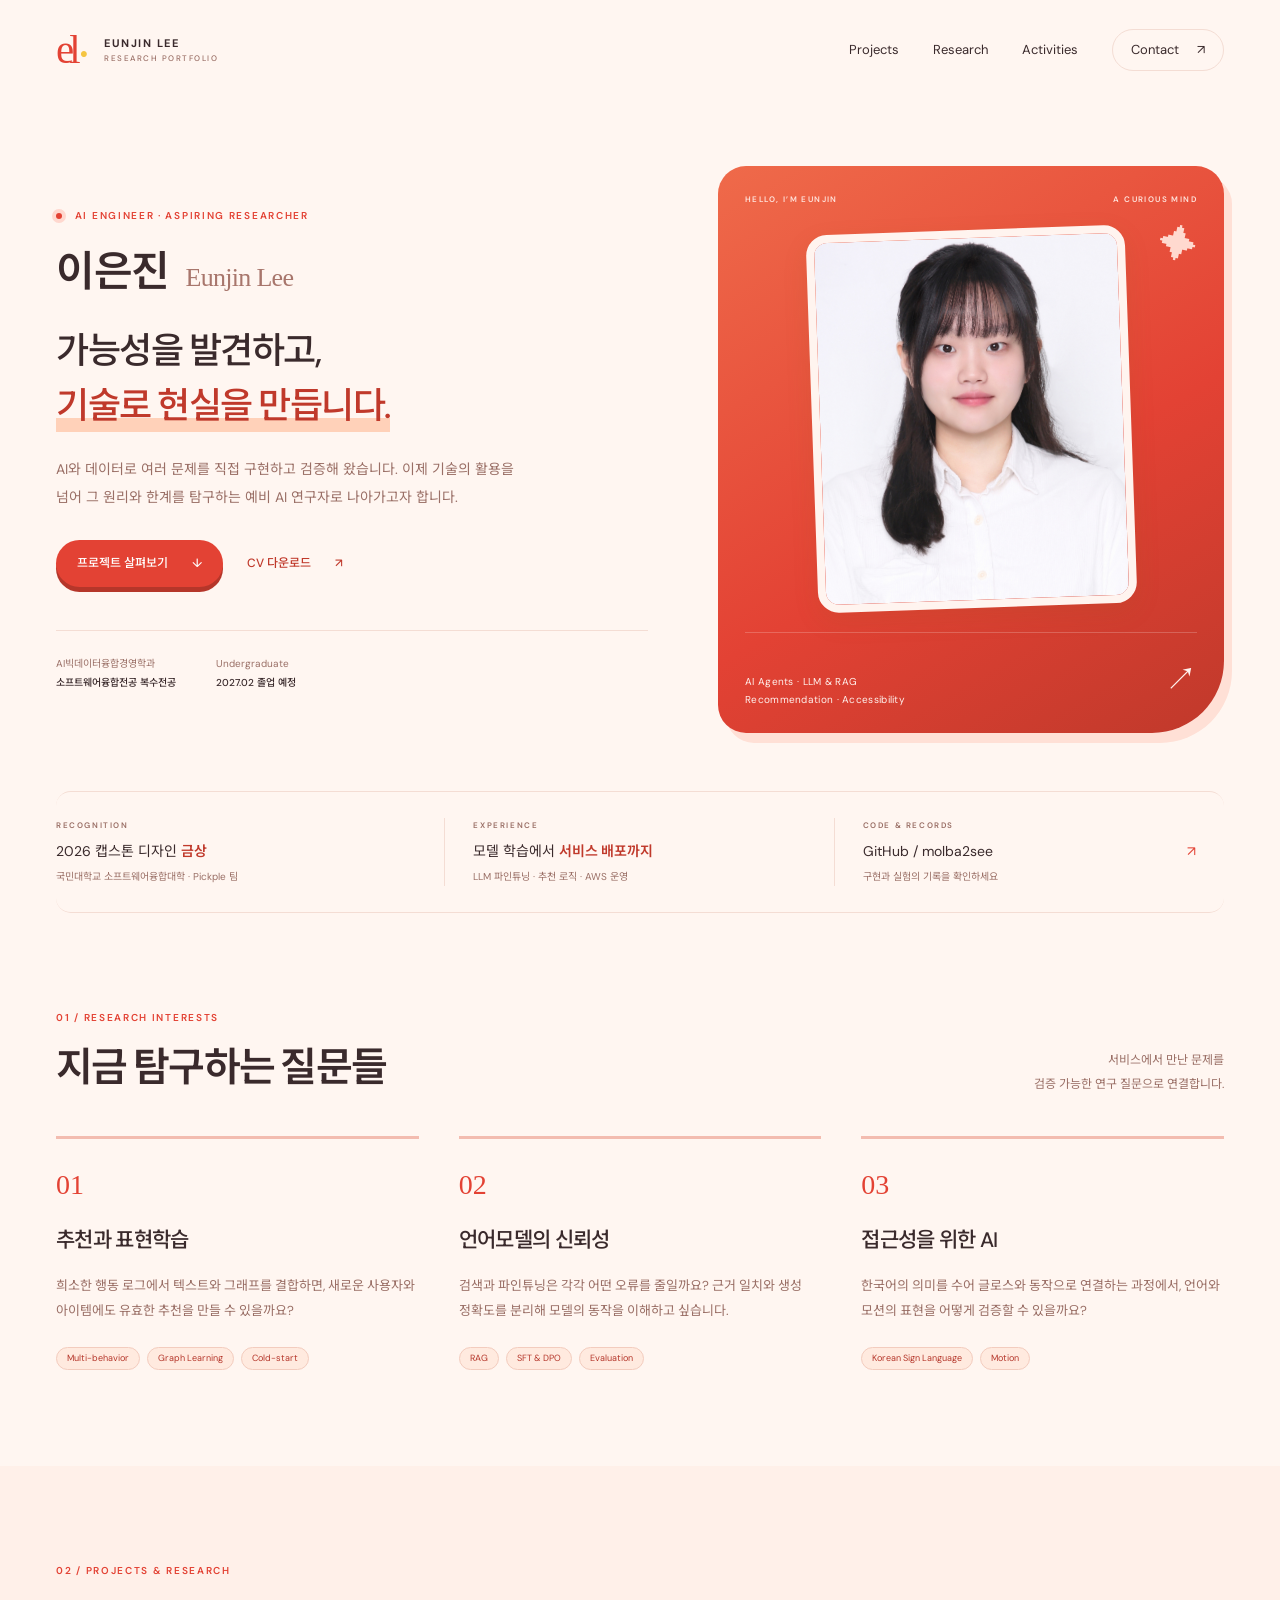
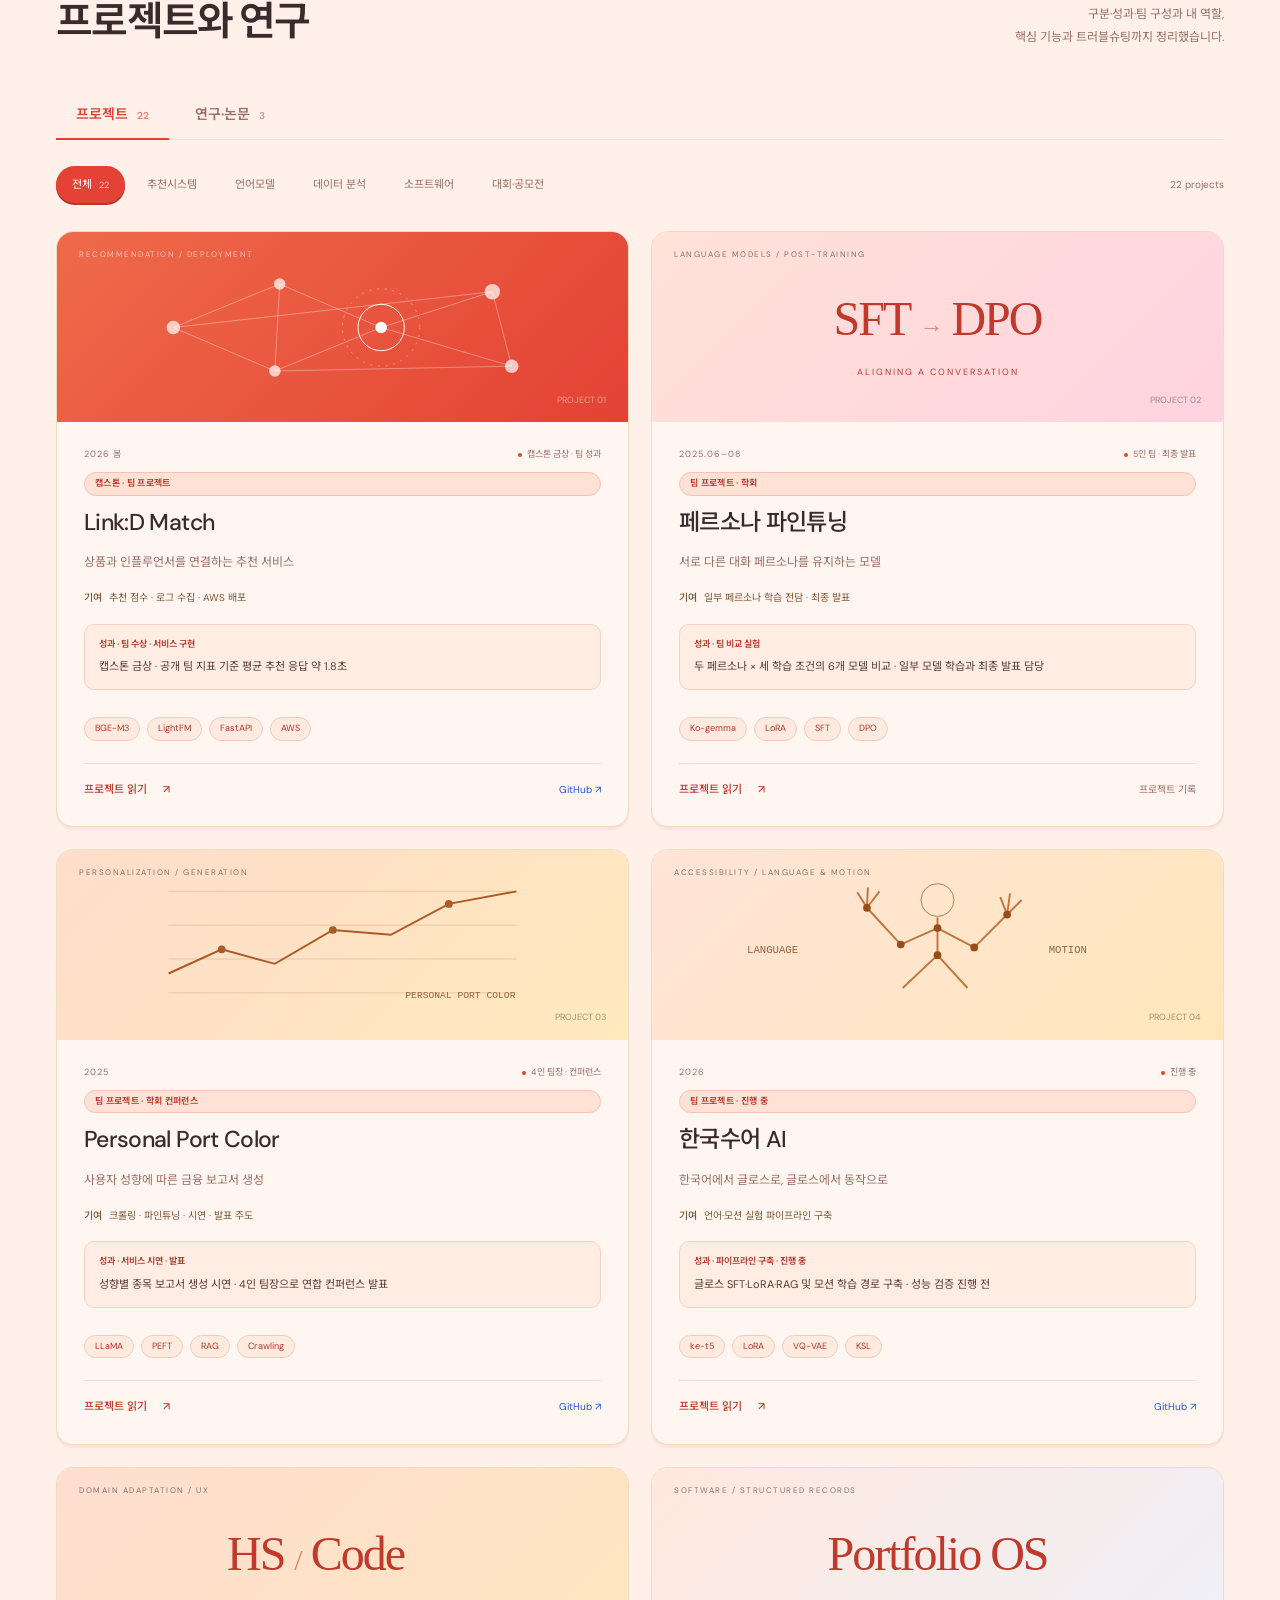
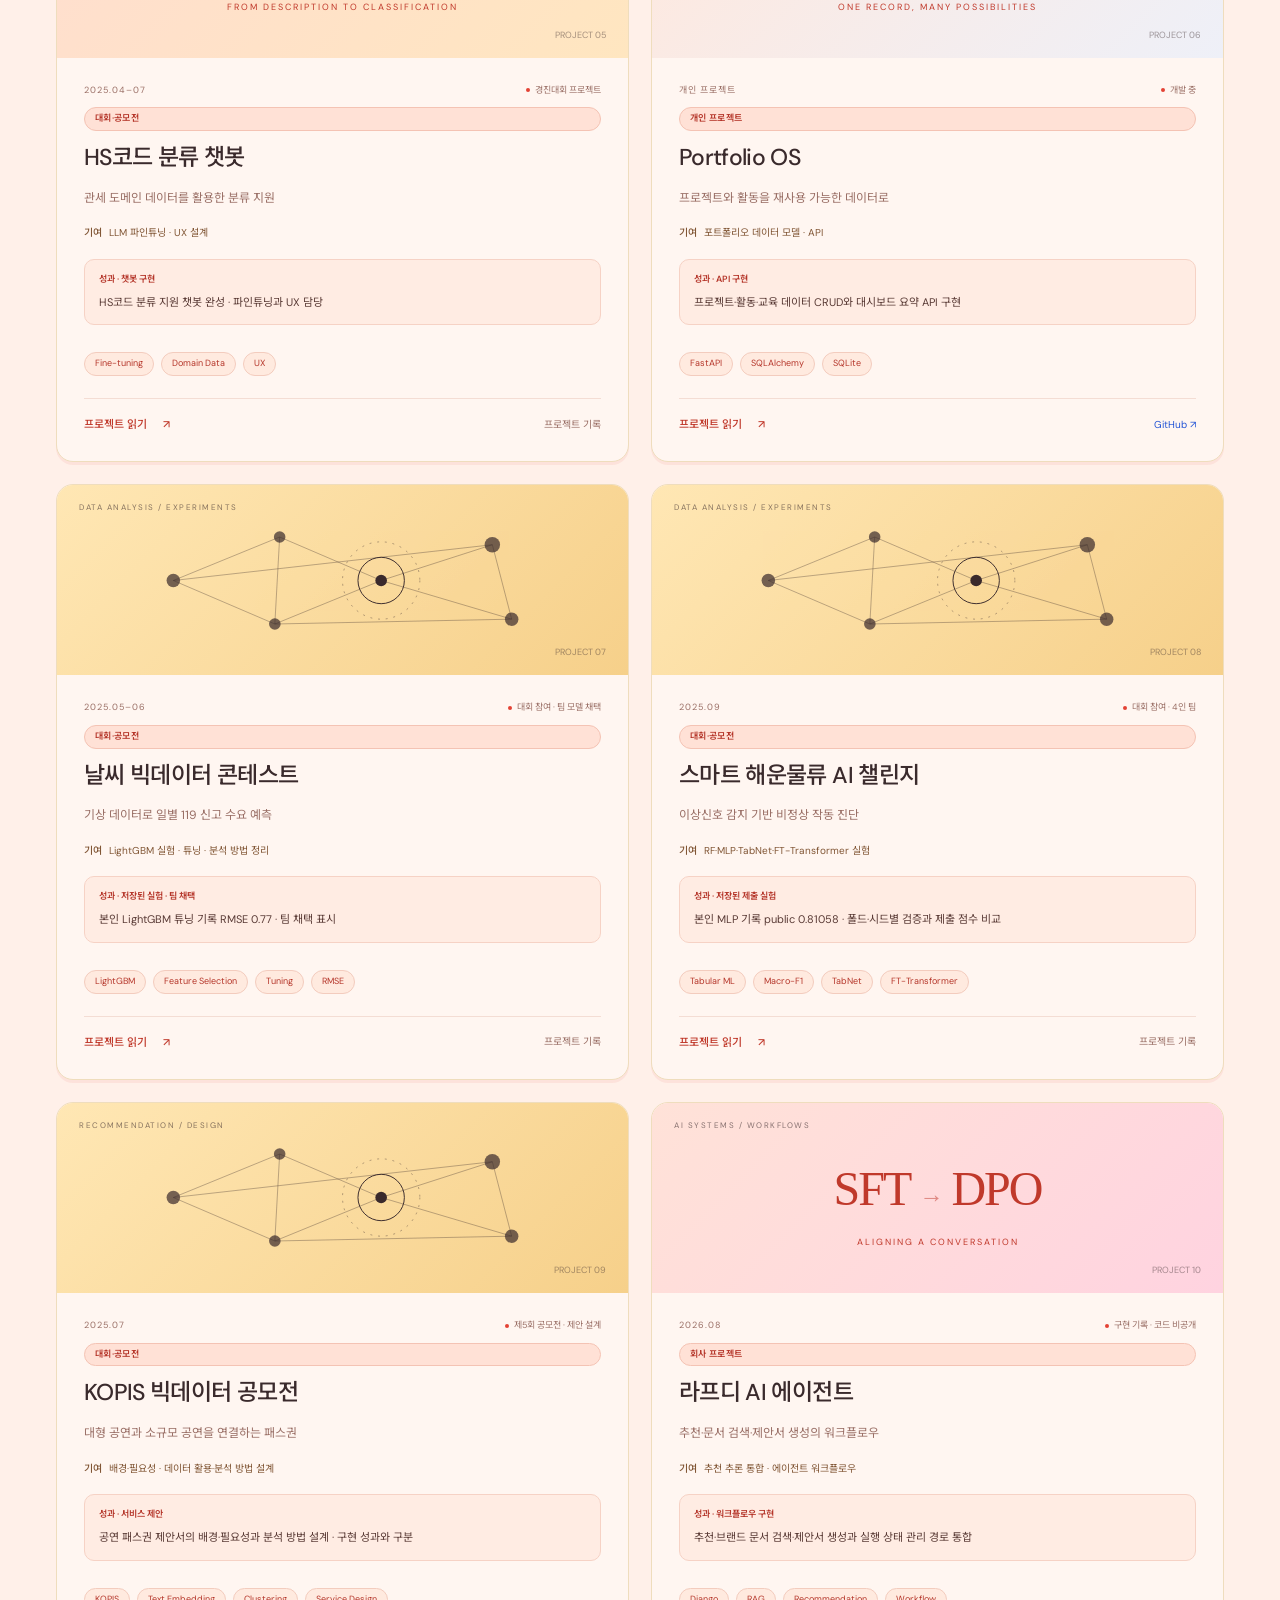
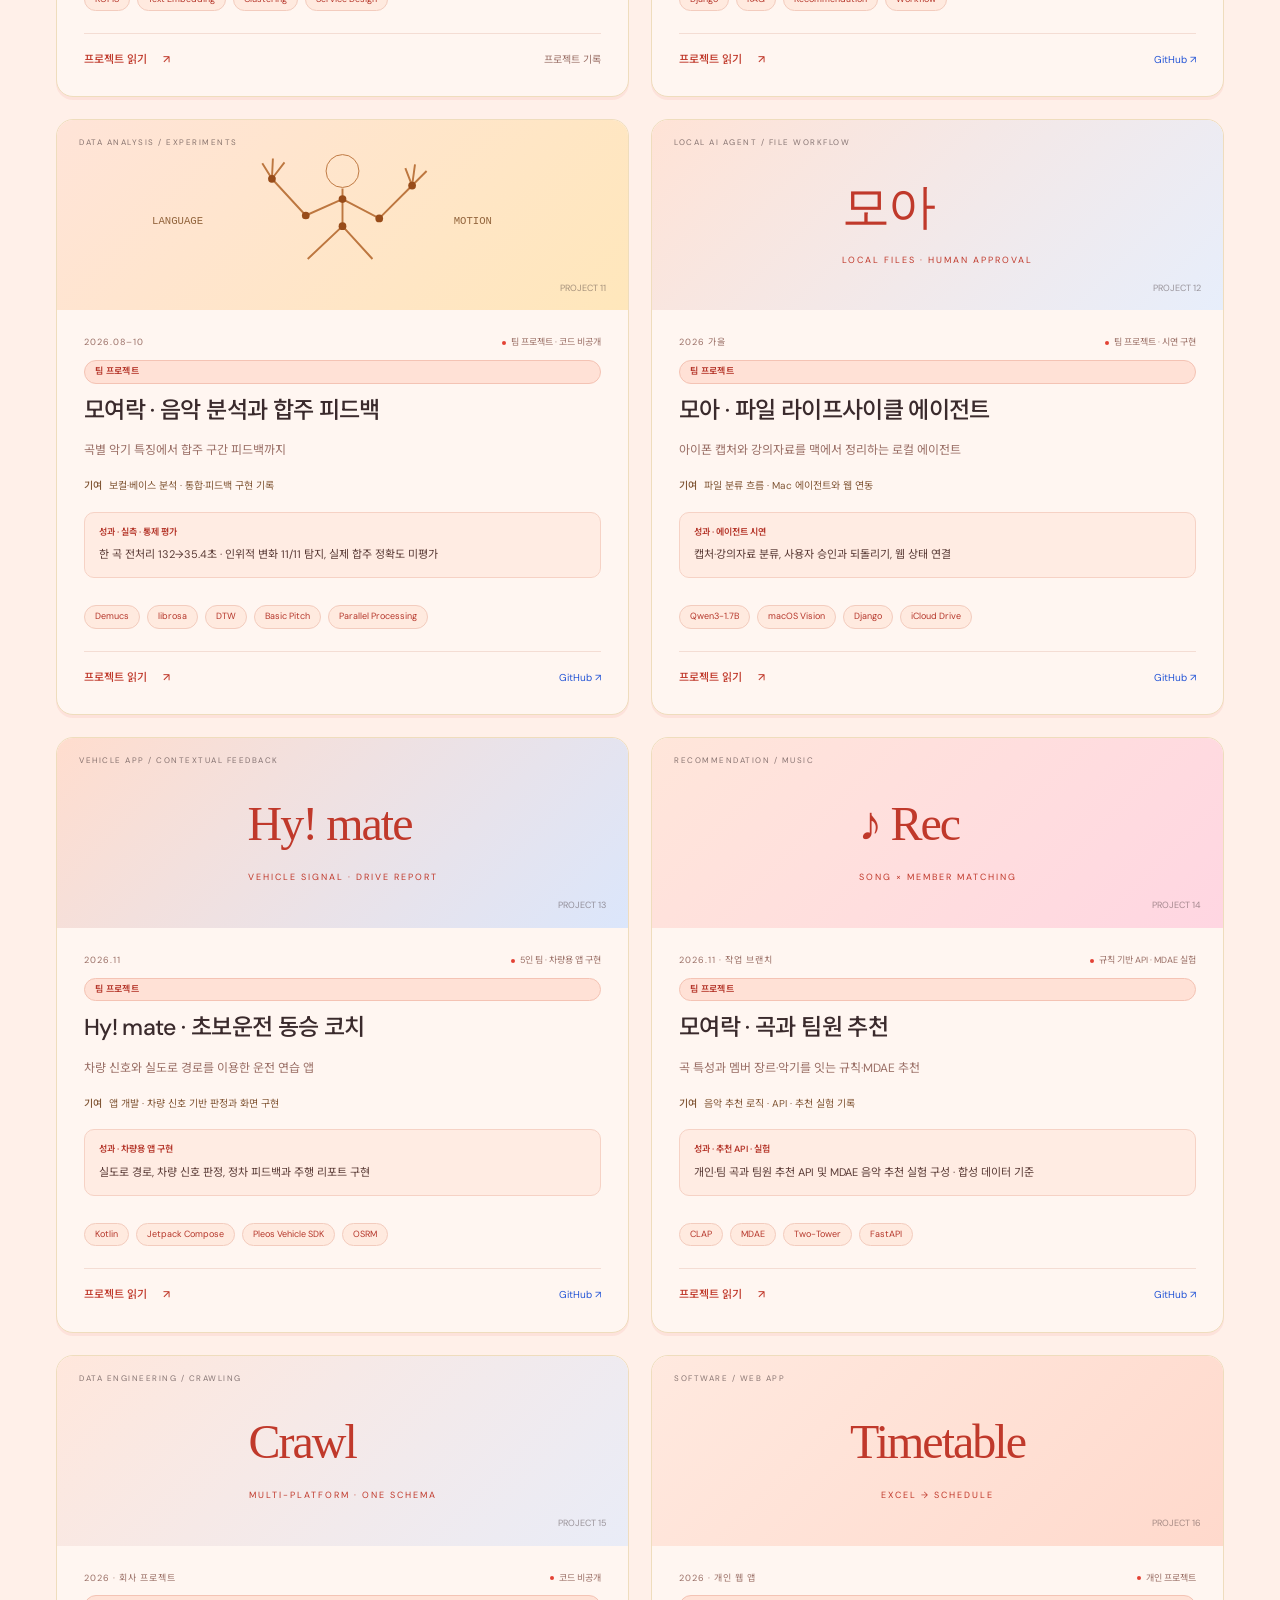
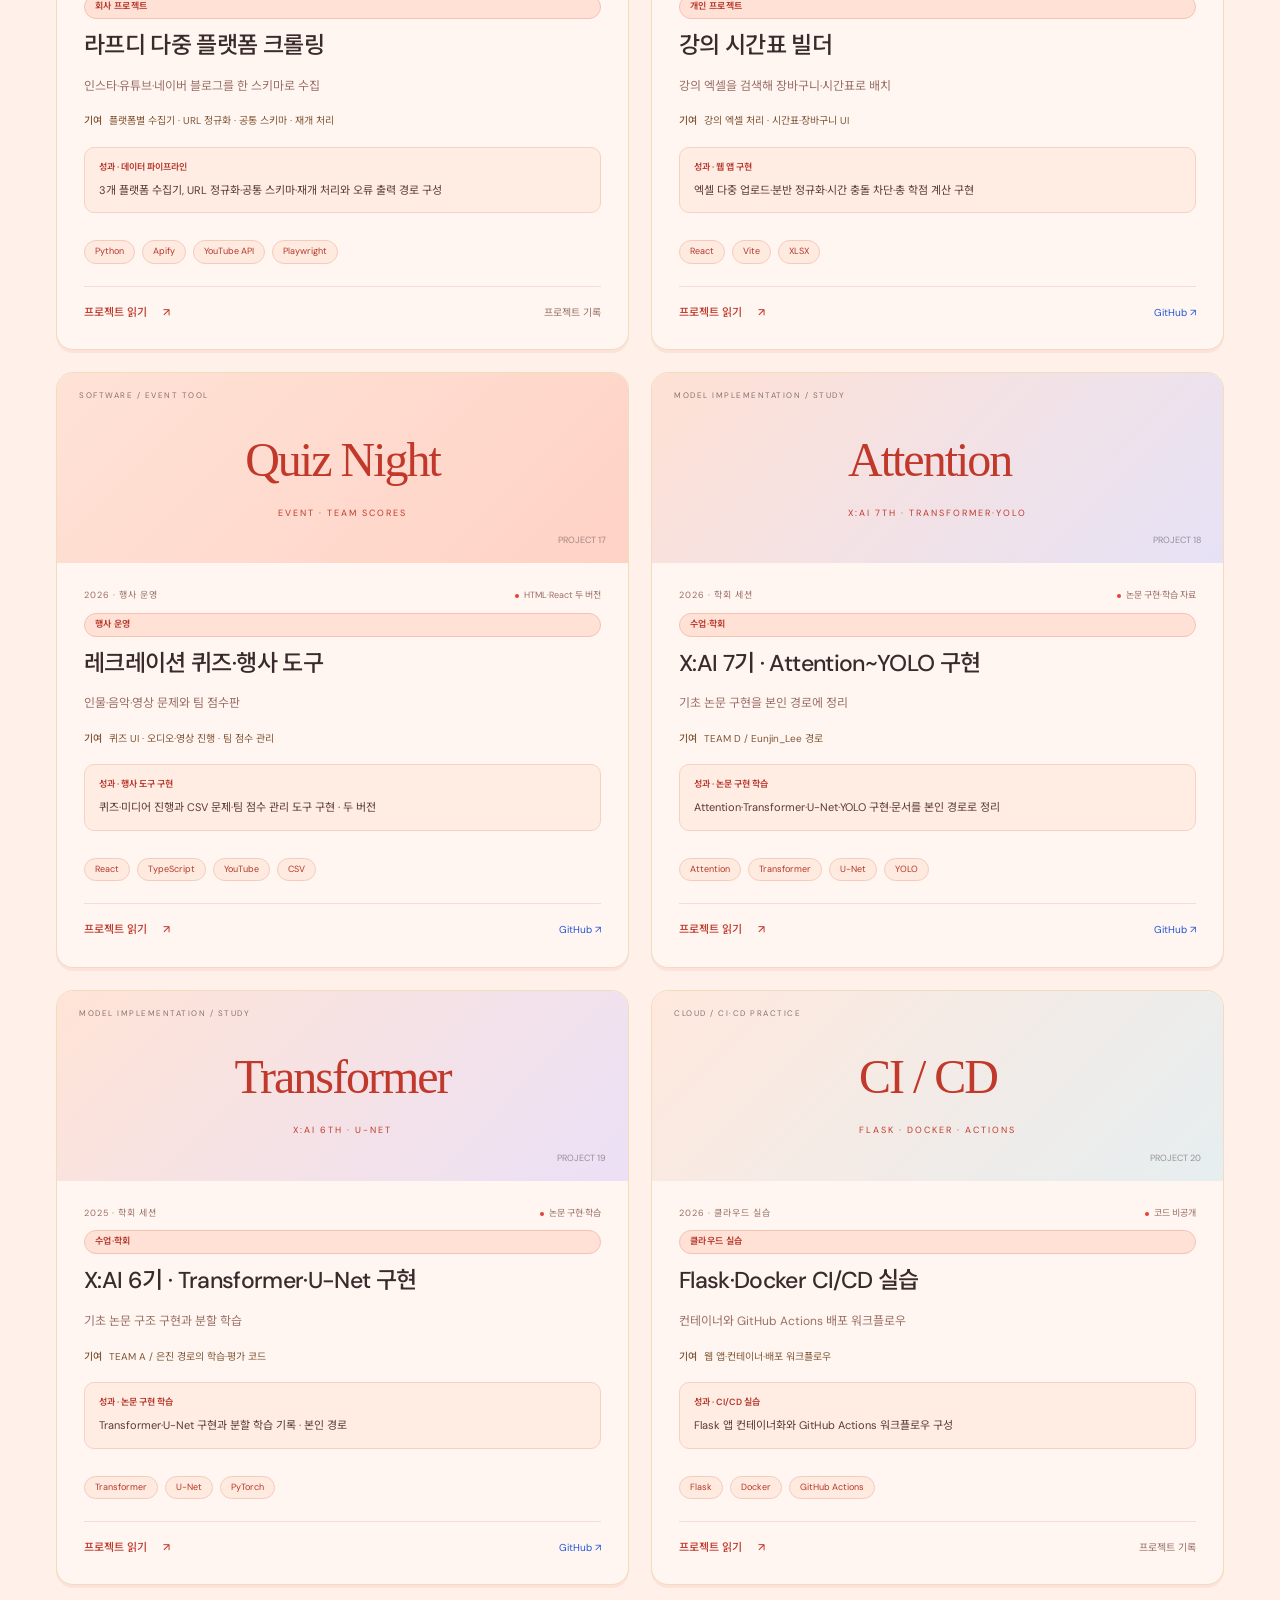
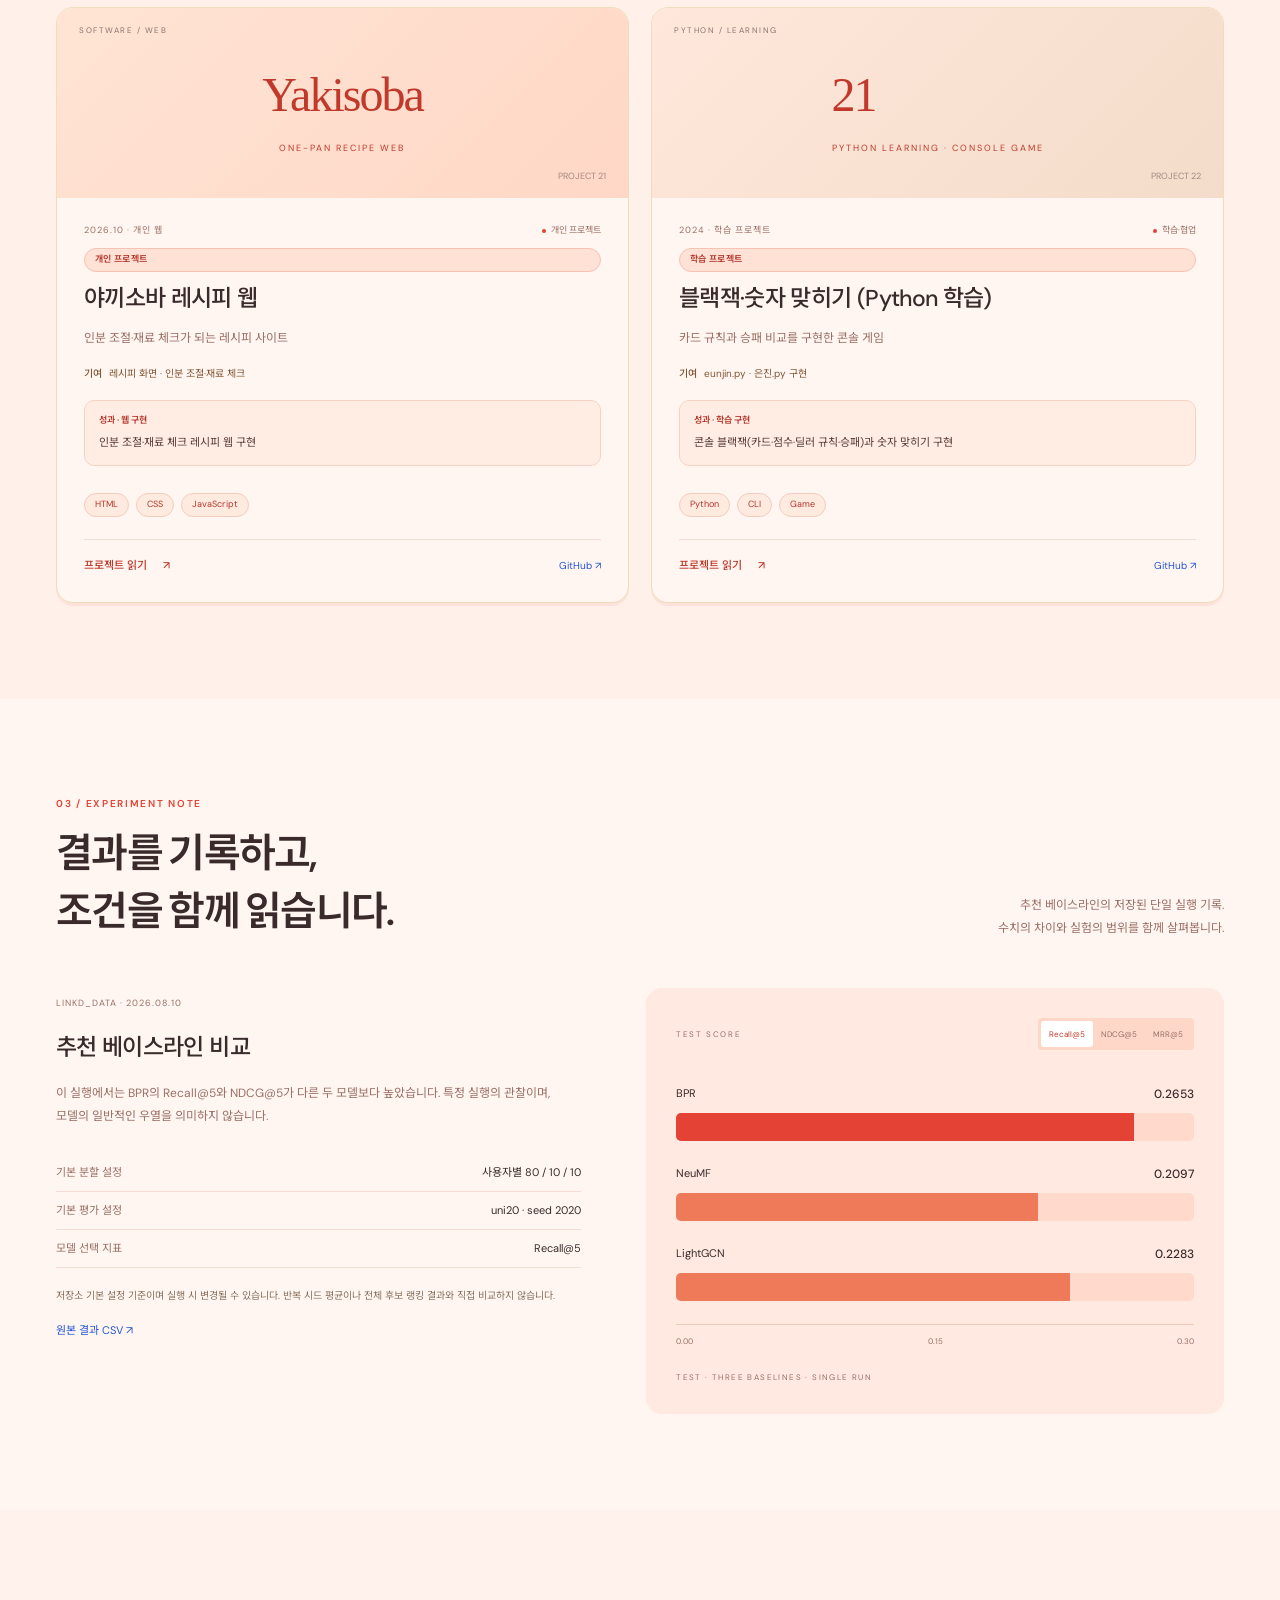
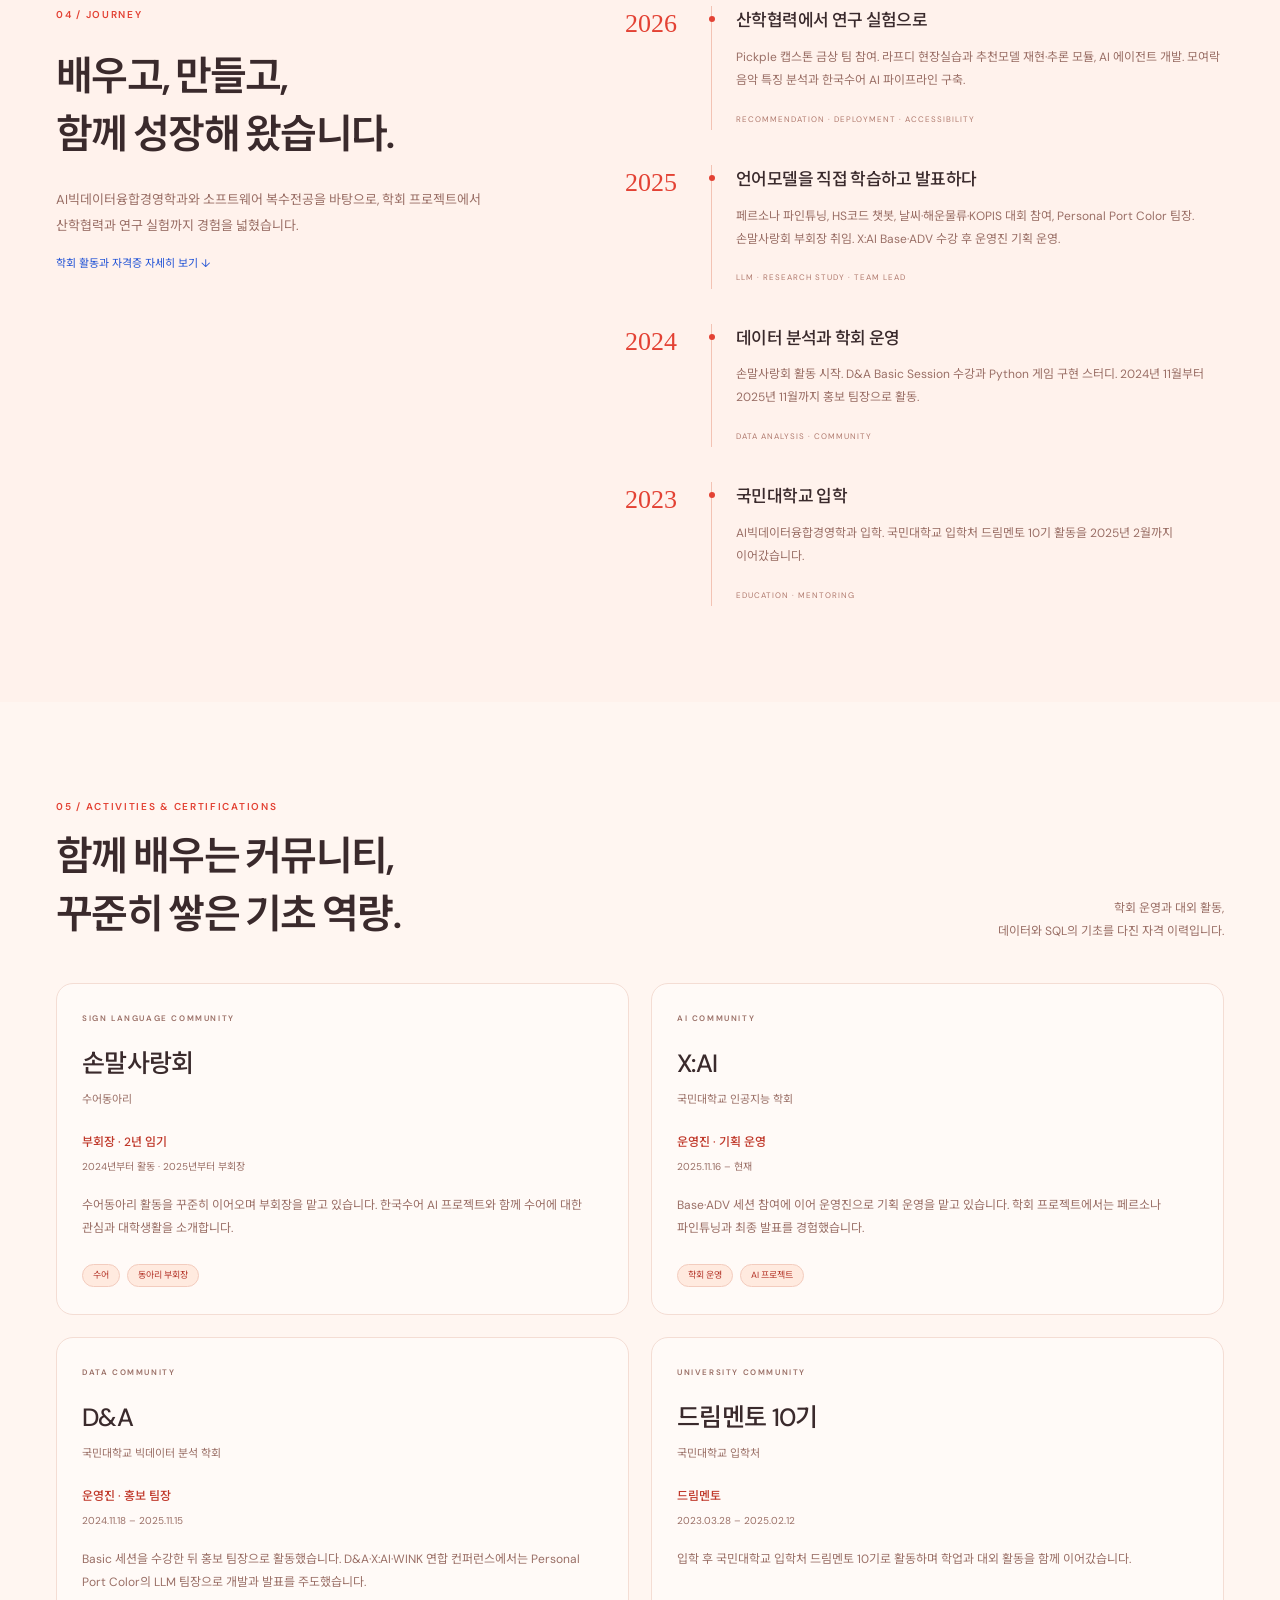
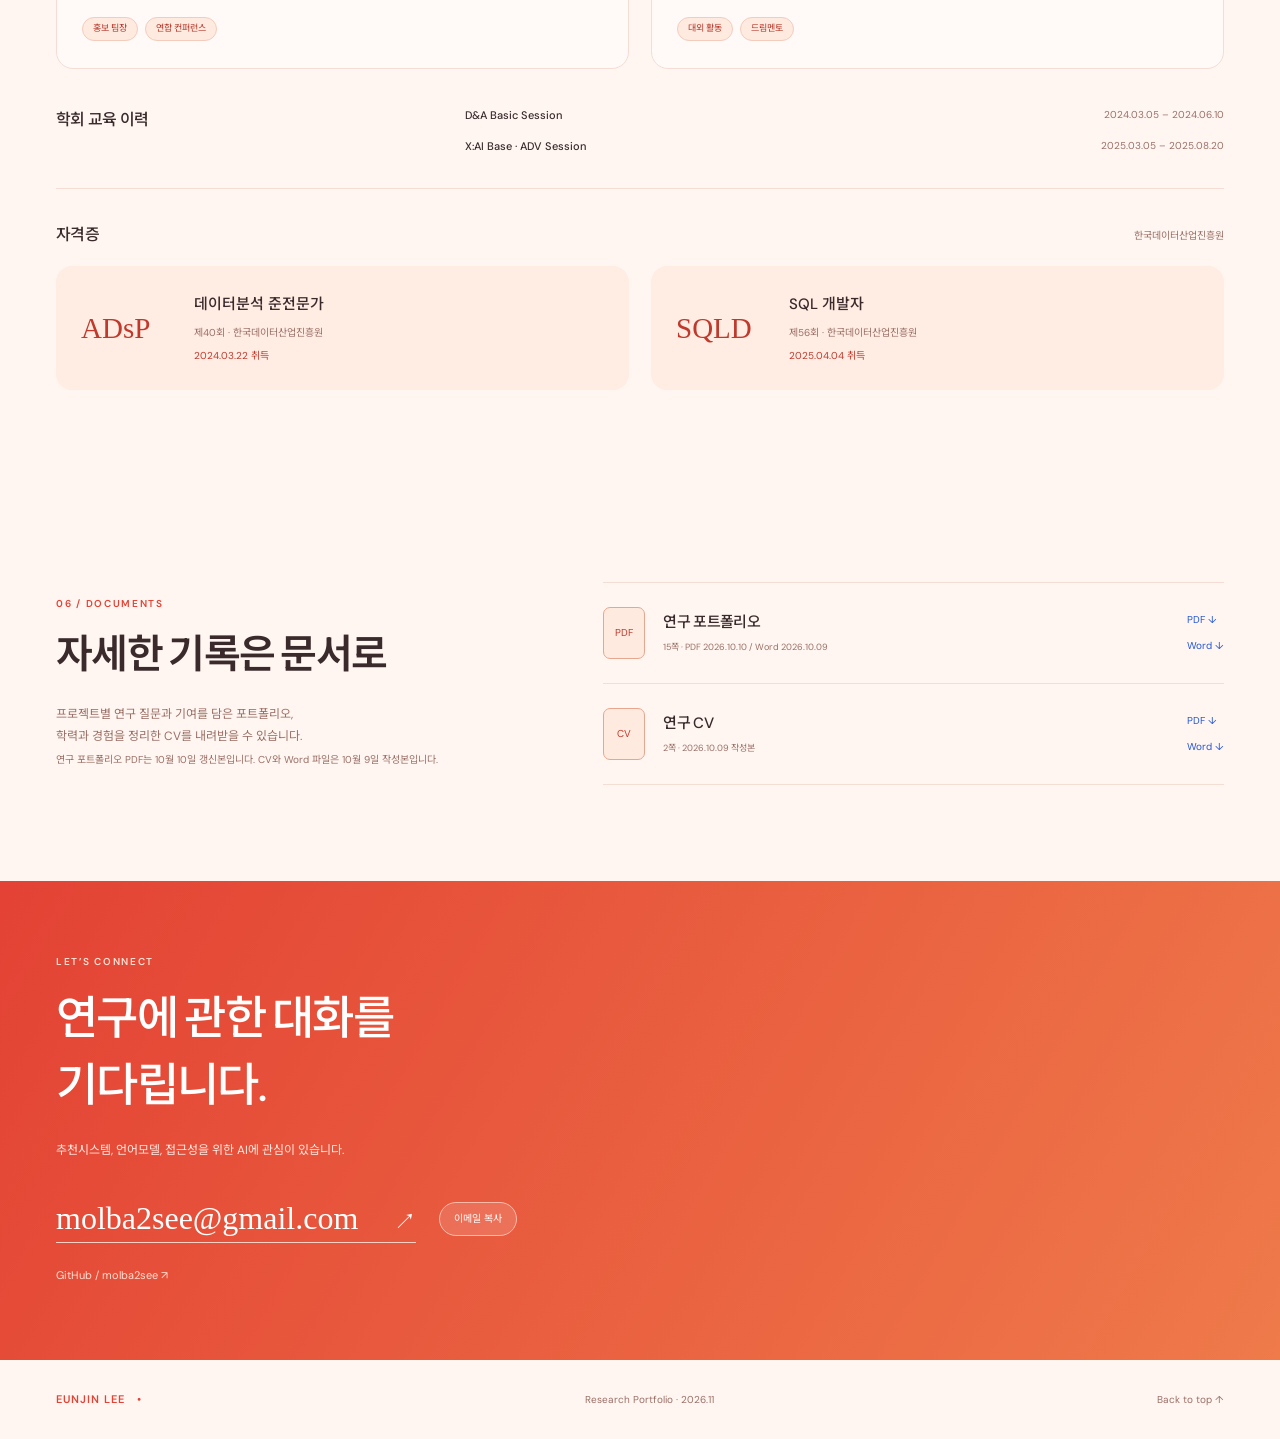
<file: index.html>
<!doctype html>
<html lang="ko">
<head>
  <meta charset="utf-8">
  <meta name="viewport" content="width=device-width,initial-scale=1">
  <meta name="theme-color" content="#e34234">
  <meta name="description" content="이은진의 연구 포트폴리오. 추천시스템, 언어모델과 한국수어 AI 프로젝트 및 실험 기록을 소개합니다.">
  <title>이은진 · Research Portfolio</title>
  <link rel="icon" href="favicon.svg" type="image/svg+xml">
  <link rel="stylesheet" href="style.css">
  <script defer src="app.js"></script>
</head>
<body>
<a class="skip" href="#main">본문으로 이동</a>
<header class="site-header">
 <a class="wordmark" href="#home" aria-label="이은진 홈"><span class="monogram">el<span>•</span></span><span>EUNJIN LEE<small>RESEARCH PORTFOLIO</small></span></a>
 <button class="menu-toggle" aria-label="메뉴 열기" aria-expanded="false" aria-controls="nav">메뉴 <span>☰</span></button>
 <nav id="nav" aria-label="주 메뉴"><a href="#work">Projects</a><a href="#work" data-gototab="research">Research</a><a href="#activities">Activities</a><a href="#contact" class="nav-contact">Contact <span>↗</span></a></nav>
</header>
<main id="main">
 <section class="hero wrap" id="home">
  <div class="hero-copy"><p class="eyebrow"><span class="dot"></span> AI ENGINEER · ASPIRING RESEARCHER</p>
   <h1>이은진<span class="english-name">Eunjin Lee</span></h1>
   <p class="hero-statement">가능성을 발견하고,<br><em>기술로 현실을 만듭니다.</em></p>
   <p class="hero-intro">AI와 데이터로 여러 문제를 직접 구현하고 검증해 왔습니다. 이제 기술의 활용을 넘어 그 원리와 한계를 탐구하는 예비 AI 연구자로 나아가고자 합니다.</p>
   <div class="hero-actions"><a class="button primary" href="#projects">프로젝트 살펴보기 <span>↓</span></a><a class="button text-button" href="assets/research-portfolio.pdf" download="이은진_연구포트폴리오.pdf">CV 다운로드 <span>↗</span></a></div>
   <div class="hero-meta"><span>AI빅데이터융합경영학과<br><b>소프트웨어융합전공 복수전공</b></span><span>Undergraduate<br><b>2027.02 졸업 예정</b></span></div>
  </div>
  <div class="research-visual portrait-panel">
   <div class="visual-top"><span>HELLO, I’M EUNJIN</span><span>A CURIOUS MIND</span></div>
   <figure class="portrait-frame"><img src="assets/eunjin-portrait.jpg" alt="이은진 프로필 사진" width="2756" height="3543" fetchpriority="high"></figure>
   <div class="visual-bottom"><span>AI Agents · LLM & RAG<br>Recommendation · Accessibility</span><span class="visual-arrow">↗</span></div>
  </div>
 </section>
 <div class="highlight-bar wrap"><div><span class="mini-label">RECOGNITION</span><p>2026 캡스톤 디자인 <b>금상</b></p><small>국민대학교 소프트웨어융합대학 · Pickple 팀</small></div><div><span class="mini-label">EXPERIENCE</span><p>모델 학습에서 <b>서비스 배포까지</b></p><small>LLM 파인튜닝 · 추천 로직 · AWS 운영</small></div><a href="https://github.com/molba2see" target="_blank" rel="noopener noreferrer"><span class="mini-label">CODE & RECORDS</span><p>GitHub / molba2see <span>↗</span></p><small>구현과 실험의 기록을 확인하세요</small></a></div>

 <section class="section wrap" id="research">
  <div class="section-heading"><div><p class="eyebrow">01 / RESEARCH INTERESTS</p><h2>지금 탐구하는 질문들</h2></div><p>서비스에서 만난 문제를<br>검증 가능한 연구 질문으로 연결합니다.</p></div>
  <div class="research-grid">
   <article><span class="research-number">01</span><h3>추천과 표현학습</h3><p>희소한 행동 로그에서 텍스트와 그래프를 결합하면, 새로운 사용자와 아이템에도 유효한 추천을 만들 수 있을까요?</p><div class="tags"><span>Multi-behavior</span><span>Graph Learning</span><span>Cold-start</span></div></article>
   <article><span class="research-number">02</span><h3>언어모델의 신뢰성</h3><p>검색과 파인튜닝은 각각 어떤 오류를 줄일까요? 근거 일치와 생성 정확도를 분리해 모델의 동작을 이해하고 싶습니다.</p><div class="tags"><span>RAG</span><span>SFT & DPO</span><span>Evaluation</span></div></article>
   <article><span class="research-number">03</span><h3>접근성을 위한 AI</h3><p>한국어의 의미를 수어 글로스와 동작으로 연결하는 과정에서, 언어와 모션의 표현을 어떻게 검증할 수 있을까요?</p><div class="tags"><span>Korean Sign Language</span><span>Motion</span></div></article>
  </div>
 </section>

 <section class="section projects-section" id="work"><div class="wrap">
  <div class="section-heading"><div><p class="eyebrow">02 / PROJECTS & RESEARCH</p><h2>프로젝트와 연구</h2></div><p>구분·성과·팀 구성과 내 역할,<br>핵심 기능과 트러블슈팅까지 정리했습니다.</p></div>
  <div class="work-tabs" role="tablist" aria-label="프로젝트와 연구 전환">
   <button role="tab" id="tab-projects" class="active" data-tab="projects" aria-selected="true" aria-controls="projects-panel">프로젝트 <span>22</span></button>
   <button role="tab" id="tab-research" data-tab="research" aria-selected="false" aria-controls="research-panel">연구·논문 <span>3</span></button>
  </div>
  <div id="projects-panel" role="tabpanel" aria-labelledby="tab-projects">
   <div class="project-toolbar"><div class="filters" role="group" aria-label="프로젝트 분야 필터"><button class="active" data-filter="all" aria-pressed="true">전체 <span>22</span></button><button data-filter="recommendation" aria-pressed="false">추천시스템</button><button data-filter="language" aria-pressed="false">언어모델</button><button data-filter="analysis" aria-pressed="false">데이터 분석</button><button data-filter="software" aria-pressed="false">소프트웨어</button><button data-filter="competition" aria-pressed="false">대회·공모전</button></div><span id="project-count" aria-live="polite">22 projects</span></div>
   <div class="project-grid" id="project-grid"></div>
  </div>
  <div id="research-panel" role="tabpanel" aria-labelledby="tab-research" hidden>
   <p class="panel-intro">작성 중인 논문과 선행연구 재현·비교 평가입니다. 투고·게재 상태는 미확정으로 표기했습니다.</p>
   <div class="project-grid" id="research-experience-grid"></div>
  </div>
 </div></section>

 <section class="section wrap evidence-section" id="experiments">
  <div class="section-heading"><div><p class="eyebrow">03 / EXPERIMENT NOTE</p><h2>결과를 기록하고,<br>조건을 함께 읽습니다.</h2></div><p>추천 베이스라인의 저장된 단일 실행 기록.<br>수치의 차이와 실험의 범위를 함께 살펴봅니다.</p></div>
  <div class="experiment-layout"><div class="experiment-info"><span class="note-label">LINKD_DATA · 2026.08.10</span><h3>추천 베이스라인 비교</h3><p>이 실행에서는 BPR의 Recall@5와 NDCG@5가 다른 두 모델보다 높았습니다. 특정 실행의 관찰이며, 모델의 일반적인 우열을 의미하지 않습니다.</p><dl><div><dt>기본 분할 설정</dt><dd>사용자별 80 / 10 / 10</dd></div><div><dt>기본 평가 설정</dt><dd>uni20 · seed 2020</dd></div><div><dt>모델 선택 지표</dt><dd>Recall@5</dd></div></dl><p class="fine-print">저장소 기본 설정 기준이며 실행 시 변경될 수 있습니다. 반복 시드 평균이나 전체 후보 랭킹 결과와 직접 비교하지 않습니다.</p><a class="inline-link" href="https://github.com/molba2see/RecBole/blob/main/results/full_run_retry/model_results.csv" target="_blank" rel="noopener noreferrer">원본 결과 CSV ↗</a></div>
   <div class="chart-panel"><div class="chart-header"><span>TEST SCORE</span><div class="metric-switch" role="group" aria-label="평가 지표 선택"><button class="active" data-metric="recall" aria-pressed="true">Recall@5</button><button data-metric="ndcg" aria-pressed="false">NDCG@5</button><button data-metric="mrr" aria-pressed="false">MRR@5</button></div></div><div id="chart" class="bars" aria-live="polite"></div><div class="chart-axis"><span>0.00</span><span>0.15</span><span>0.30</span></div><p class="chart-caption">TEST · THREE BASELINES · SINGLE RUN</p></div>
  </div>
 </section>

 <section class="section journey-section" id="journey"><div class="wrap journey-layout">
  <div class="journey-intro"><p class="eyebrow">04 / JOURNEY</p><h2>배우고, 만들고,<br>함께 성장해 왔습니다.</h2><p>AI빅데이터융합경영학과와 소프트웨어 복수전공을 바탕으로, 학회 프로젝트에서 산학협력과 연구 실험까지 경험을 넓혔습니다.</p><a class="inline-link" href="#activities">학회 활동과 자격증 자세히 보기 ↓</a></div>
  <ol class="timeline"><li><time>2026</time><div><h3>산학협력에서 연구 실험으로</h3><p>Pickple 캡스톤 금상 팀 참여. 라프디 현장실습과 추천모델 재현·추론 모듈, AI 에이전트 개발. 모여락 음악 특징 분석과 한국수어 AI 파이프라인 구축.</p><span>RECOMMENDATION · DEPLOYMENT · ACCESSIBILITY</span></div></li><li><time>2025</time><div><h3>언어모델을 직접 학습하고 발표하다</h3><p>페르소나 파인튜닝, HS코드 챗봇, 날씨·해운물류·KOPIS 대회 참여, Personal Port Color 팀장. 손말사랑회 부회장 취임. X:AI Base·ADV 수강 후 운영진 기획 운영.</p><span>LLM · RESEARCH STUDY · TEAM LEAD</span></div></li><li><time>2024</time><div><h3>데이터 분석과 학회 운영</h3><p>손말사랑회 활동 시작. D&A Basic Session 수강과 Python 게임 구현 스터디. 2024년 11월부터 2025년 11월까지 홍보 팀장으로 활동.</p><span>DATA ANALYSIS · COMMUNITY</span></div></li><li><time>2023</time><div><h3>국민대학교 입학</h3><p>AI빅데이터융합경영학과 입학. 국민대학교 입학처 드림멘토 10기 활동을 2025년 2월까지 이어갔습니다.</p><span>EDUCATION · MENTORING</span></div></li></ol>
 </div></section>

 <section class="section wrap activities-section" id="activities" aria-labelledby="activities-title">
  <div class="section-heading"><div><p class="eyebrow">05 / ACTIVITIES & CERTIFICATIONS</p><h2 id="activities-title">함께 배우는 커뮤니티,<br>꾸준히 쌓은 기초 역량.</h2></div><p>학회 운영과 대외 활동,<br>데이터와 SQL의 기초를 다진 자격 이력입니다.</p></div>
  <div class="activity-grid">
   <article class="activity-card"><span class="mini-label">SIGN LANGUAGE COMMUNITY</span><h3>손말사랑회</h3><p class="activity-org">수어동아리</p><span class="activity-role">부회장 · 2년 임기</span><time>2024년부터 활동 · 2025년부터 부회장</time><p class="activity-description">수어동아리 활동을 꾸준히 이어오며 부회장을 맡고 있습니다. 한국수어 AI 프로젝트와 함께 수어에 대한 관심과 대학생활을 소개합니다.</p><div class="tags"><span>수어</span><span>동아리 부회장</span></div></article>
   <article class="activity-card"><span class="mini-label">AI COMMUNITY</span><h3>X:AI</h3><p class="activity-org">국민대학교 인공지능 학회</p><span class="activity-role">운영진 · 기획 운영</span><time datetime="2025-11-16">2025.11.16 – 현재</time><p class="activity-description">Base·ADV 세션 참여에 이어 운영진으로 기획 운영을 맡고 있습니다. 학회 프로젝트에서는 페르소나 파인튜닝과 최종 발표를 경험했습니다.</p><div class="tags"><span>학회 운영</span><span>AI 프로젝트</span></div></article>
   <article class="activity-card"><span class="mini-label">DATA COMMUNITY</span><h3>D&A</h3><p class="activity-org">국민대학교 빅데이터 분석 학회</p><span class="activity-role">운영진 · 홍보 팀장</span><time>2024.11.18 – 2025.11.15</time><p class="activity-description">Basic 세션을 수강한 뒤 홍보 팀장으로 활동했습니다. D&A·X:AI·WINK 연합 컨퍼런스에서는 Personal Port Color의 LLM 팀장으로 개발과 발표를 주도했습니다.</p><div class="tags"><span>홍보 팀장</span><span>연합 컨퍼런스</span></div></article>
   <article class="activity-card"><span class="mini-label">UNIVERSITY COMMUNITY</span><h3>드림멘토 10기</h3><p class="activity-org">국민대학교 입학처</p><span class="activity-role">드림멘토</span><time>2023.03.28 – 2025.02.12</time><p class="activity-description">입학 후 국민대학교 입학처 드림멘토 10기로 활동하며 학업과 대외 활동을 함께 이어갔습니다.</p><div class="tags"><span>대외 활동</span><span>드림멘토</span></div></article>
  </div>
  <div class="learning-record"><h3>학회 교육 이력</h3><ul><li><b>D&A Basic Session</b><time>2024.03.05 – 2024.06.10</time></li><li><b>X:AI Base · ADV Session</b><time>2025.03.05 – 2025.08.20</time></li></ul></div>
  <div class="qualification-heading"><h3>자격증</h3><p>한국데이터산업진흥원</p></div>
  <div class="qualification-grid">
   <article class="qualification-card"><span class="qualification-code">ADsP</span><div><h4>데이터분석 준전문가</h4><p>제40회 · 한국데이터산업진흥원</p><time datetime="2024-03-22">2024.03.22 취득</time></div></article>
   <article class="qualification-card"><span class="qualification-code">SQLD</span><div><h4>SQL 개발자</h4><p>제56회 · 한국데이터산업진흥원</p><time datetime="2025-04-04">2025.04.04 취득</time></div></article>
  </div>
 </section>

 <section class="section wrap documents-section" id="documents"><div><p class="eyebrow">06 / DOCUMENTS</p><h2>자세한 기록은 문서로</h2><p>프로젝트별 연구 질문과 기여를 담은 포트폴리오,<br>학력과 경험을 정리한 CV를 내려받을 수 있습니다.<br><small>연구 포트폴리오 PDF는 10월 10일 갱신본입니다. CV와 Word 파일은 10월 9일 작성본입니다.</small></p></div><div class="document-list"><article><span class="file-icon">PDF</span><div><h3>연구 포트폴리오</h3><p>15쪽 · PDF 2026.10.10 / Word 2026.10.09</p></div><div><a href="assets/research-portfolio.pdf" download aria-label="연구 포트폴리오 PDF 다운로드">PDF ↓</a><a href="assets/research-portfolio.docx" download aria-label="연구 포트폴리오 Word 다운로드">Word ↓</a></div></article><article><span class="file-icon">CV</span><div><h3>연구 CV</h3><p>2쪽 · 2026.10.09 작성본</p></div><div><a href="assets/research-cv.pdf" download aria-label="연구 CV PDF 다운로드">PDF ↓</a><a href="assets/research-cv.docx" download aria-label="연구 CV Word 다운로드">Word ↓</a></div></article></div></section>

 <section class="contact-section" id="contact"><div class="wrap"><p class="eyebrow">LET’S CONNECT</p><h2>연구에 관한 대화를<br>기다립니다.</h2><p>추천시스템, 언어모델, 접근성을 위한 AI에 관심이 있습니다.</p><div class="contact-actions"><a href="mailto:molba2see@gmail.com">molba2see@gmail.com <span>↗</span></a><button id="copy-email">이메일 복사</button><span id="copy-status" role="status"></span></div><a class="contact-github" href="https://github.com/molba2see" target="_blank" rel="noopener noreferrer">GitHub / molba2see ↗</a></div></section>
</main>
<footer class="wrap"><a class="footer-mark" href="#home">EUNJIN LEE <span>•</span></a><p>Research Portfolio · 2026.11</p><a href="#home">Back to top ↑</a></footer>
<dialog id="project-dialog" aria-labelledby="dialog-title"><button class="dialog-close" aria-label="상세 창 닫기">×</button><div id="dialog-content"></div></dialog>
</body>
</html>
</file>
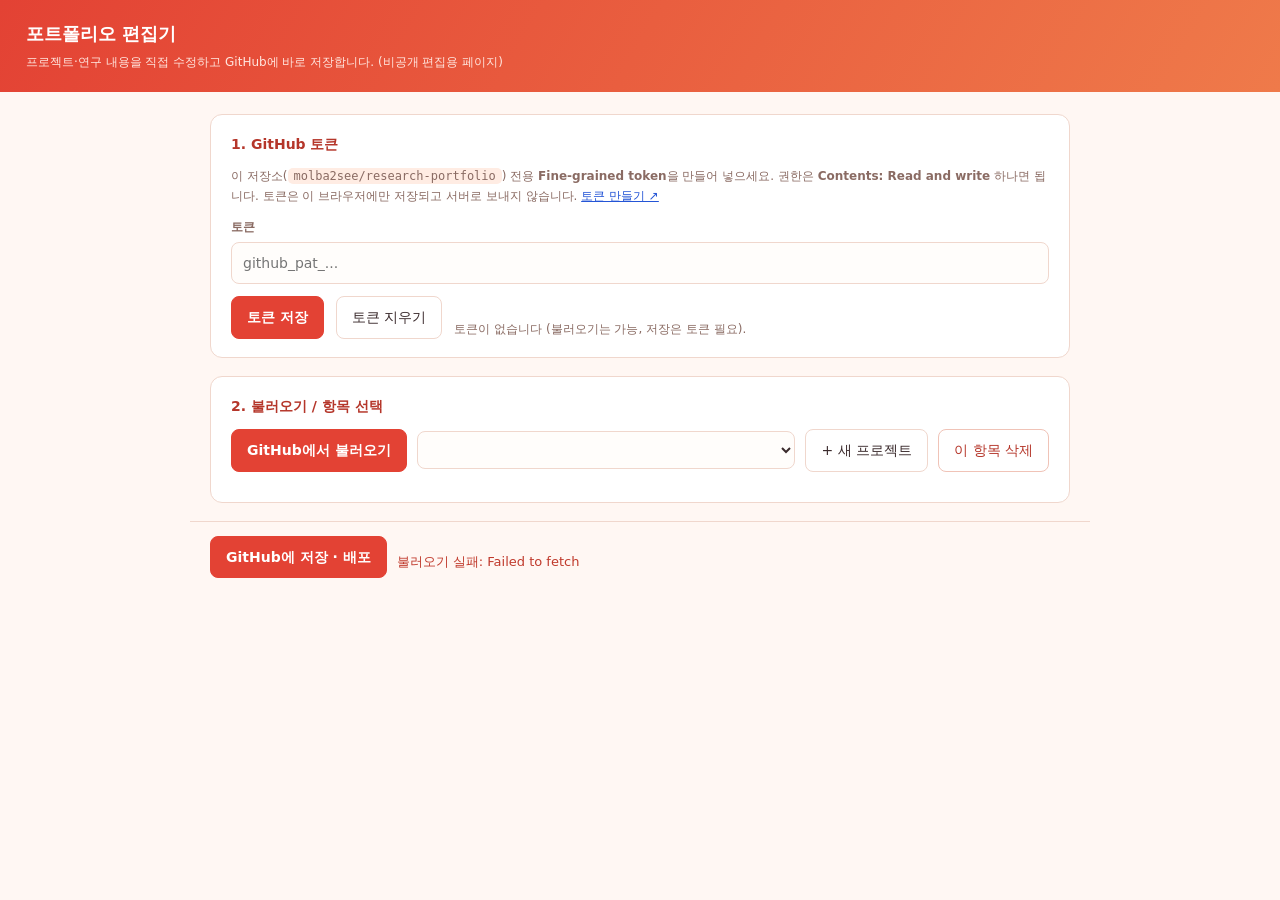
<file: admin.html>
<!doctype html>
<html lang="ko">
<head>
<meta charset="utf-8">
<meta name="viewport" content="width=device-width,initial-scale=1">
<meta name="robots" content="noindex,nofollow">
<title>포트폴리오 편집기 · Eunjin Lee</title>
<style>
:root{--v:#e34234;--vd:#b5362a;--ink:#3a2a2c;--muted:#8a6b63;--line:#f0d7cd;--paper:#fff7f3;--chip:#ffece3}
*{box-sizing:border-box}
body{margin:0;background:var(--paper);color:var(--ink);font-family:'Segoe UI','Noto Sans KR',system-ui,sans-serif;font-size:14px;line-height:1.6}
header{background:linear-gradient(120deg,#e34234,#ef7a4a);color:#fff;padding:20px 26px}
header h1{margin:0;font-size:18px}
header p{margin:4px 0 0;font-size:12px;color:#ffe6df}
.wrap{max-width:900px;margin:0 auto;padding:22px 20px 80px}
.card{background:#fff;border:1px solid var(--line);border-radius:12px;padding:18px 20px;margin-bottom:18px}
.card h2{font-size:14px;margin:0 0 12px;color:var(--vd)}
label{display:block;font-size:12px;font-weight:600;color:var(--muted);margin:12px 0 5px}
input[type=text],input[type=password],textarea,select{width:100%;padding:9px 11px;border:1px solid var(--line);border-radius:8px;font:inherit;background:#fffdfb;color:var(--ink)}
textarea{min-height:64px;resize:vertical}
.hint{font-size:11px;color:var(--muted);margin-top:4px;font-weight:400}
.row{display:flex;gap:12px;flex-wrap:wrap;align-items:flex-end}
.row>div{flex:1;min-width:200px}
.grid2{display:grid;grid-template-columns:1fr 1fr;gap:0 16px}
button{font:inherit;cursor:pointer;border-radius:8px;border:1px solid var(--line);background:#fff;color:var(--ink);padding:9px 15px}
button.primary{background:var(--v);color:#fff;border-color:var(--v);font-weight:600}
button.primary:hover{background:#ef5647}
button.danger{color:#b5362a;border-color:#f0c3b7}
.toolbar{display:flex;gap:10px;flex-wrap:wrap;align-items:center}
.toolbar select{width:auto;min-width:260px;flex:1}
#status{margin-top:12px;font-size:13px;min-height:20px}
#status.ok{color:#1f8a46}#status.err{color:#c0392b}
.chk{display:flex;align-items:center;gap:8px;margin-top:14px}
.chk input{width:auto}
.sticky{position:sticky;bottom:0;background:var(--paper);border-top:1px solid var(--line);padding:14px 20px;margin:0 -20px -80px;display:flex;gap:10px;align-items:center;flex-wrap:wrap}
code{background:var(--chip);padding:1px 6px;border-radius:5px;font-size:12px}
details{margin-top:8px}summary{cursor:pointer;font-size:12px;color:var(--vd)}
a{color:#2455d6}
.muted{color:var(--muted);font-size:12px}
</style>
</head>
<body>
<header>
 <h1>포트폴리오 편집기</h1>
 <p>프로젝트·연구 내용을 직접 수정하고 GitHub에 바로 저장합니다. (비공개 편집용 페이지)</p>
</header>
<div class="wrap">

 <div class="card">
  <h2>1. GitHub 토큰</h2>
  <p class="muted">이 저장소(<code>molba2see/research-portfolio</code>) 전용 <b>Fine-grained token</b>을 만들어 넣으세요. 권한은 <b>Contents: Read and write</b> 하나면 됩니다. 토큰은 이 브라우저에만 저장되고 서버로 보내지 않습니다.
   <a href="https://github.com/settings/personal-access-tokens/new" target="_blank" rel="noopener">토큰 만들기 ↗</a></p>
  <label for="token">토큰</label>
  <input id="token" type="password" placeholder="github_pat_...">
  <div class="row" style="margin-top:12px">
   <button id="save-token" class="primary">토큰 저장</button>
   <button id="clear-token">토큰 지우기</button>
   <span id="token-state" class="muted"></span>
  </div>
 </div>

 <div class="card">
  <h2>2. 불러오기 / 항목 선택</h2>
  <div class="toolbar">
   <button id="load" class="primary">GitHub에서 불러오기</button>
   <select id="entry" aria-label="편집할 항목"></select>
   <button id="add">+ 새 프로젝트</button>
   <button id="del" class="danger">이 항목 삭제</button>
  </div>
  <p id="meta" class="muted" style="margin-top:10px"></p>
 </div>

 <div class="card" id="editor" hidden>
  <h2>3. 내용 편집</h2>
  <div class="grid2">
   <div><label for="f-kind">구분 유형 (kind)</label>
    <select id="f-kind"><option value="project">project (프로젝트 탭)</option><option value="research">research (연구·논문 탭)</option></select></div>
   <div><label for="f-id">ID (고유값, 영문/숫자)</label><input id="f-id" type="text"><div class="hint">URL·식별에 쓰입니다. 중복되지 않게.</div></div>
  </div>
  <div class="grid2">
   <div><label for="f-category">구분 (배지)</label><input id="f-category" type="text" placeholder="예: 팀 프로젝트, 대회·공모전"></div>
   <div><label for="f-type">분야 필터 (type)</label><input id="f-type" type="text" list="types" placeholder="recommendation / language / analysis / software">
    <datalist id="types"><option>recommendation</option><option>language</option><option>analysis</option><option>software</option></datalist></div>
  </div>
  <label for="f-title">프로젝트명 (title)</label><input id="f-title" type="text">
  <label for="f-benefit">기능적 이점 한 줄 (benefitName)</label><input id="f-benefit" type="text" placeholder="예: Link:D Match — 상품에 맞는 인플루언서를 자동으로 잇는 매칭">
  <label for="f-subtitle">부제 (subtitle)</label><input id="f-subtitle" type="text">
  <div class="grid2">
   <div><label for="f-date">기간 (date)</label><input id="f-date" type="text" placeholder="예: 2026 봄"></div>
   <div><label for="f-status">상태 (status)</label><input id="f-status" type="text" placeholder="예: 5인 팀 · 캡스톤"></div>
  </div>
  <div class="grid2">
   <div><label for="f-result">성과·결과 (비우면 X 표시)</label><input id="f-result" type="text" placeholder="수상·사용자 등. 없으면 비움"></div>
   <div><label for="f-team">팀 구성 (비우면 '보완 필요')</label><input id="f-team" type="text" placeholder="예: 5인 팀"></div>
  </div>
  <label for="f-role">내 역할 (role)</label><input id="f-role" type="text">
  <label for="f-tags">기술 스킬 (쉼표로 구분)</label><input id="f-tags" type="text" placeholder="Django, FastAPI, AWS">
  <label for="f-repo">GitHub 링크 (repo, 비우면 '프로젝트 기록')</label><input id="f-repo" type="text" placeholder="https://github.com/...">
  <label for="f-problem">문제 제시 (비우면 '보완 필요')</label><textarea id="f-problem"></textarea>
  <label for="f-impact">사회 기여·경제적 이득 (비우면 '보완 필요')</label><textarea id="f-impact"></textarea>
  <label for="f-features">핵심 기능 — 한 줄에 하나, <code>제목 | 설명</code></label><textarea id="f-features" placeholder="의미 기반 매칭 | 상품 설명을 임베딩해 유사도를 계산합니다."></textarea>
  <label for="f-trouble">트러블슈팅 — 한 줄에 하나, <code>제목 | 설명</code> (비우면 '보완 필요')</label><textarea id="f-trouble"></textarea>
  <label for="f-links">링크 — 한 줄에 하나, <code>라벨 | URL</code></label><textarea id="f-links" placeholder="프로젝트 코드 | https://github.com/..."></textarea>
  <label for="f-note">비고 (note)</label><textarea id="f-note"></textarea>
  <div class="grid2">
   <div><label for="f-okind">성과 종류 (카드 outcome_kind)</label><input id="f-okind" type="text"></div>
   <div><label for="f-outcome">카드 성과 한 줄 (outcome)</label><input id="f-outcome" type="text"></div>
  </div>
  <div class="chk"><input id="f-competition" type="checkbox"><label for="f-competition" style="margin:0">대회·공모전 (필터 '대회·공모전'에 포함)</label></div>
  <details>
   <summary>고급: 카드 그림(art)·라벨·연구용 섹션·요약</summary>
   <label for="f-art">art (카드 그림 키)</label><input id="f-art" type="text" placeholder="research / match / software / language ...">
   <div class="hint">기존 키 중 하나여야 그림이 나옵니다. 모르면 <code>research</code>(그래프) 권장. 새 그림은 코드 수정 필요.</div>
   <label for="f-label">라벨 (art-label, 영문 대문자)</label><input id="f-label" type="text" placeholder="RECOMMENDATION / DEPLOYMENT">
   <label for="f-summary">요약 (summary · 연구 탭 상세에서 사용)</label><textarea id="f-summary"></textarea>
   <label for="f-sections">연구용 섹션 — 한 줄에 하나, <code>제목 | 내용</code> (연구 탭 상세)</label><textarea id="f-sections"></textarea>
  </details>
 </div>

 <div class="sticky">
  <button id="commit" class="primary">GitHub에 저장 · 배포</button>
  <span id="status"></span>
 </div>
</div>
<script src="admin.js"></script>
</body>
</html>
</file>
<file: style.css>
@import url('https://fonts.googleapis.com/css2?family=DM+Sans:wght@400;500;600;700&family=Noto+Sans+KR:wght@400;500;600;700;800&display=swap');
:root{--paper:#fffaf0;--ink:#48362c;--muted:#7a6456;--green:#984c1a;--lime:#ffd675;--line:#ebdac3;--white:#fff;--serif:Georgia,'Times New Roman',serif}
*{box-sizing:border-box}html{scroll-behavior:smooth;scroll-padding-top:100px}body{margin:0;background:var(--paper);color:var(--ink);font-family:'DM Sans','Noto Sans KR',sans-serif;font-size:15px;line-height:1.75;-webkit-font-smoothing:antialiased}button,a{-webkit-tap-highlight-color:transparent}button{font:inherit;cursor:pointer}a{color:inherit;text-decoration:none}button:focus-visible,a:focus-visible,summary:focus-visible{outline:3px solid #de8b2f;outline-offset:5px}button{color:inherit}h1,h2,h3,p{margin:0}h2{font-size:clamp(28px,3.4vw,40px);font-weight:600;letter-spacing:-1.7px;line-height:1.45}h3{letter-spacing:-.65px}em{font-style:normal;color:var(--green)}.wrap{max-width:1220px;margin:auto;width:calc(100% - 112px)}.skip{position:fixed;top:-100px;left:20px;background:var(--green);color:white;padding:10px;z-index:100}.skip:focus{top:10px}.site-header{height:100px;padding:0 56px;max-width:1440px;margin:auto;display:flex;align-items:center;justify-content:space-between}.wordmark{display:flex;align-items:center;gap:16px;font-size:11px;font-weight:700;letter-spacing:1.5px;line-height:1.6}.monogram{font-family:var(--serif);font-size:41px;letter-spacing:-5px;font-weight:400;color:var(--green)}.monogram span{font-family:inherit;letter-spacing:0;font-size:25px;margin-left:4px}.wordmark small{display:block;font-size:8px;color:var(--muted);letter-spacing:1.5px;font-weight:500}.site-header nav{display:flex;align-items:center;gap:34px;font-size:13px}.site-header nav a{transition:color .2s}.site-header nav a:hover{color:#c56a27}.nav-contact{border:1px solid var(--line);padding:9px 18px;border-radius:30px}.nav-contact span{margin-left:15px}.menu-toggle{display:none}.hero{display:grid;grid-template-columns:1.17fr 1fr;gap:70px;padding:66px 0 58px;align-items:center}.eyebrow{font-size:10px;letter-spacing:1.7px;font-weight:600;color:var(--green);margin-bottom:23px}.dot{display:inline-block;width:6px;height:6px;border-radius:50%;background:var(--green);margin-right:9px;vertical-align:middle}.hero h1{font-size:42px;letter-spacing:-1.5px;font-weight:600;line-height:1.2;display:flex;align-items:baseline;gap:17px}.english-name{font-family:var(--serif);font-size:26px;letter-spacing:-.7px;font-weight:400;color:var(--muted)}.hero-statement{font-size:clamp(26px,3vw,36px);letter-spacing:-1.5px;line-height:1.55;margin:25px 0 22px;font-weight:500}.hero-intro{color:var(--muted);font-size:14px;line-height:1.95;max-width:460px;word-break:keep-all}.hero-actions{display:flex;align-items:center;gap:16px;margin-top:29px}.button{display:inline-flex;gap:24px;align-items:center;font-size:12px;padding:13px 21px;border-radius:3px;font-weight:500}.primary{background:var(--green);color:var(--paper)}.primary:hover{background:#b15f22}.text-button{padding-left:8px;padding-right:8px}.hero-meta{margin-top:43px;padding-top:23px;border-top:1px solid var(--line);display:flex;gap:40px;font-size:10px;line-height:1.9;color:var(--muted)}.hero-meta b{font-size:10px;font-weight:500;color:var(--ink)}.research-visual{aspect-ratio:1 / 1.12;border-radius:7px;background:var(--green);color:#593415;overflow:hidden;position:relative;display:flex;flex-direction:column}.visual-top{padding:26px 27px 0;display:flex;justify-content:space-between;font-size:8px;letter-spacing:1.4px;color:#744621}.network{width:100%;flex:1;min-height:0}.visual-bottom{margin:0 27px 28px;padding-top:18px;border-top:1px solid #ffffff26;display:flex;justify-content:space-between;align-items:end;font-size:10px;line-height:1.8;letter-spacing:.3px}.visual-arrow{font-size:32px;font-family:var(--serif);font-weight:400}.orbit{transform-origin:244px 226px;animation:orbit 75s linear infinite}@keyframes orbit{to{transform:rotate(360deg)}}.highlight-bar{display:grid;grid-template-columns:1fr 1fr 1fr;border-top:1px solid var(--line);border-bottom:1px solid var(--line);padding:26px 0}.highlight-bar>div,.highlight-bar>a{padding:0 28px;border-right:1px solid var(--line)}.highlight-bar>:first-child{padding-left:0}.highlight-bar>:last-child{border:0}.mini-label{color:var(--muted);font-size:8px;font-weight:600;letter-spacing:1.6px;display:block;margin-bottom:7px}.highlight-bar p{font-size:14px}.highlight-bar b{font-weight:600}.highlight-bar small{font-size:10px;color:var(--muted);display:block;margin-top:5px}.highlight-bar a p span{float:right}.section{padding:96px 0}.section-heading{display:flex;align-items:flex-end;justify-content:space-between;margin-bottom:40px;gap:30px}.section-heading .eyebrow{margin-bottom:12px}.section-heading>p{font-size:12px;color:var(--muted);text-align:right;line-height:1.95}.research-grid{display:grid;grid-template-columns:repeat(3,1fr);gap:40px}.research-grid article{border-top:1px solid var(--line);padding-top:21px}.research-number{font-family:var(--serif);font-size:28px;color:#cb9145}.research-grid h3{font-size:21px;font-weight:500;margin:13px 0 14px}.research-grid p{font-size:13px;color:var(--muted);line-height:1.95;word-break:keep-all}.tags{display:flex;flex-wrap:wrap;gap:7px;margin-top:23px}.tags span{font-size:9px;color:#926238;border:1px solid #ebd3a9;border-radius:20px;padding:4px 10px;line-height:1.5}.projects-section{background:#fff1d9}.project-toolbar{display:flex;align-items:center;justify-content:space-between;margin:8px 0 28px;gap:10px}.filters{display:flex;gap:6px;flex-wrap:wrap}.filters button{border:1px solid transparent;background:transparent;border-radius:30px;padding:8px 15px;font-size:11px;color:var(--muted)}.filters .active{background:var(--green);color:var(--paper)}.filters button:not(.active):hover{border-color:#ebcca0}.filters button span{font-size:9px;margin-left:4px;opacity:.7}#project-count{font-size:10px;color:var(--muted)}.project-grid{display:grid;grid-template-columns:repeat(2,1fr);gap:22px}.project-card{background:var(--paper);border:1px solid #efddbd;border-radius:5px;overflow:hidden;display:flex;flex-direction:column;transition:transform .22s,box-shadow .22s}.project-card:hover{transform:translateY(-3px);box-shadow:0 8px 24px #a95d2112}.project-card[hidden]{display:none}.project-art{height:190px;padding:25px 30px;overflow:hidden;display:flex;align-items:center;justify-content:center;position:relative;background:#ffe3a4}.project-art .art-label{position:absolute;left:22px;top:15px;font-size:8px;letter-spacing:1.5px;opacity:.6}.project-art .art-id{position:absolute;right:22px;bottom:14px;font-size:9px;opacity:.45}.project-art svg{width:100%;height:145px}.project-art.match{background:var(--green);color:#593415}.project-art.language{background:#ffe5d7}.project-art.sign{background:#ffe6b4}.project-art.research{background:#fff0bc}.project-art.financial{background:#ffd8b0}.project-art.customs{background:#ffdfcd}.project-art.software{background:#ffecc0}.art-word{font-family:var(--serif);font-size:48px;font-weight:400;letter-spacing:-2px}.art-word small{display:block;font:9px 'DM Sans',sans-serif;letter-spacing:2px;margin-top:5px;text-align:center}.project-content{padding:25px 27px 27px;flex:1;display:flex;flex-direction:column}.project-topline{display:flex;align-items:center;justify-content:space-between;font-size:9px;letter-spacing:1px;color:var(--muted);margin-bottom:9px}.status{display:inline-flex;gap:5px;align-items:center;font-size:9px;letter-spacing:0}.status:before{content:'';width:4px;height:4px;border-radius:50%;background:#809775}.project-card h3{font-size:23px;font-weight:500;line-height:1.5}.project-content .description{font-size:12px;color:var(--muted);margin:12px 0 15px;line-height:1.9;word-break:keep-all}.role-line{font-size:10px;margin-bottom:5px;color:#815635}.role-line b{font-weight:500;margin-right:7px}.project-content .tags{margin:15px 0 22px}.project-bottom{display:flex;align-items:center;justify-content:space-between;border-top:1px solid var(--line);padding-top:16px;margin-top:auto}.project-bottom button{border:0;background:none;padding:0;font-size:11px;font-weight:500;color:var(--green)}.project-bottom button span{margin-left:13px}.project-bottom a{font-size:10px;color:var(--muted)}.project-card:last-child{grid-column:auto}.evidence-section .section-heading{margin-bottom:48px}.experiment-layout{display:grid;grid-template-columns:1fr 1.1fr;gap:65px}.note-label{font-size:9px;color:var(--muted);letter-spacing:1px}.experiment-info h3{font-size:23px;font-weight:500;margin:12px 0 15px}.experiment-info>p{font-size:12px;color:var(--muted);line-height:1.95;word-break:keep-all}.experiment-info dl{margin:25px 0 18px;font-size:11px}.experiment-info dl>div{display:flex;justify-content:space-between;padding:9px 0;border-bottom:1px solid var(--line);gap:20px}.experiment-info dt{color:var(--muted)}.experiment-info dd{margin:0}.experiment-info .fine-print{font-size:10px;color:#88705e}.inline-link{display:inline-block;font-size:11px;color:var(--green);margin-top:15px}.chart-panel{padding:30px;background:#ffedca;border-radius:5px;align-self:center}.chart-header{display:flex;justify-content:space-between;align-items:center;gap:10px}.chart-header>span{font-size:8px;letter-spacing:1.6px;color:var(--muted)}.metric-switch{display:flex;background:#f8dbab;padding:3px;border-radius:4px}.metric-switch button{font-size:8px;white-space:nowrap;border:0;background:none;padding:6px 8px;border-radius:3px;color:var(--muted)}.metric-switch button.active{background:var(--paper);color:var(--green)}.bars{padding-top:34px}.bar-row{margin-bottom:23px}.bar-heading{display:flex;justify-content:space-between;font-size:11px;margin-bottom:8px}.bar-heading b{font-size:12px;font-weight:500}.bar-track{height:28px;background:#f7ddb7;border-radius:2px;overflow:hidden}.bar-fill{height:100%;background:#efb35f;transition:width .4s}.bar-row:first-child .bar-fill{background:var(--green)}.chart-axis{display:flex;justify-content:space-between;font-size:8px;color:var(--muted);border-top:1px solid #e3c399;padding-top:9px}.chart-caption{font-size:8px;letter-spacing:1.4px;margin-top:22px;color:var(--muted)}.journey-section{background:#fff3df}.journey-layout{display:grid;grid-template-columns:1fr 1.25fr;gap:90px}.journey-intro p:not(.eyebrow){font-size:13px;color:var(--muted);line-height:2;margin-top:24px;word-break:keep-all}.certifications{display:flex;gap:12px;margin-top:30px}.certifications span{border:1px solid #edceab;padding:10px 17px;font-size:12px;border-radius:3px}.certifications small{display:block;font-size:9px;color:var(--muted)}.timeline{list-style:none;margin:0;padding:0}.timeline li{display:grid;grid-template-columns:60px 1fr;gap:26px;position:relative;padding-bottom:35px}.timeline li:last-child{padding:0}.timeline time{font-family:var(--serif);font-size:26px;line-height:1.4;color:var(--green)}.timeline li>div{padding-left:24px;border-left:1px solid #e1bd91;position:relative}.timeline li>div:before{content:'';width:6px;height:6px;background:var(--green);position:absolute;left:-3.5px;top:10px;border-radius:50%}.timeline h3{font-size:17px;font-weight:500}.timeline p{font-size:12px;color:var(--muted);margin:10px 0 12px;line-height:1.9;word-break:keep-all}.timeline li span{font-size:8px;letter-spacing:1px;color:#967558}.documents-section{display:grid;grid-template-columns:1fr 1.3fr;gap:70px;align-items:center}.documents-section .eyebrow{margin-bottom:12px}.documents-section>div>p:not(.eyebrow){font-size:12px;color:var(--muted);margin-top:20px;line-height:1.9}.document-list article{display:flex;align-items:center;gap:18px;border-bottom:1px solid var(--line);padding:24px 0}.document-list article:first-child{border-top:1px solid var(--line)}.file-icon{width:42px;height:52px;border:1px solid #d7a668;display:flex;align-items:center;justify-content:center;color:var(--green);font-size:10px;flex-shrink:0;border-radius:2px}.document-list h3{font-size:15px;font-weight:500}.document-list p{font-size:9px;color:var(--muted);margin-top:5px}.document-list article>div:last-child{margin-left:auto;display:flex;flex-direction:column;gap:8px;font-size:10px}.document-list a{color:var(--green);white-space:nowrap}.contact-section{background:var(--green);color:var(--paper);padding:72px 0}.contact-section .eyebrow{color:var(--lime);margin-bottom:15px}.contact-section h2{font-size:clamp(31px,4vw,46px);font-weight:500}.contact-section p:not(.eyebrow){font-size:12px;color:#67451f;margin-top:22px}.contact-actions{display:flex;align-items:center;gap:23px;margin-top:33px;flex-wrap:wrap}.contact-actions>a{font-family:var(--serif);font-size:clamp(23px,3vw,32px);line-height:1.5;border-bottom:1px solid #ad7534}.contact-actions>a span{margin-left:28px;font-family:sans-serif;font-size:22px}.contact-actions button{background:transparent;border:1px solid #b9803f;color:#5b371c;padding:7px 14px;border-radius:30px;font-size:10px}#copy-status{font-size:10px;color:var(--lime)}.contact-github{display:inline-block;font-size:11px;margin-top:23px;color:#704723}footer{display:flex;align-items:center;justify-content:space-between;padding:30px 0;font-size:10px;color:var(--muted);gap:20px}.footer-mark{font-size:11px;letter-spacing:1px;font-weight:600;color:var(--green)}.footer-mark span{margin-left:8px}dialog{border:1px solid var(--line);border-radius:8px;background:var(--paper);color:var(--ink);padding:48px;max-width:770px;width:calc(100% - 40px);max-height:85vh;overflow:auto;box-shadow:0 20px 80px #0003}dialog::backdrop{background:#49301acc;backdrop-filter:blur(3px)}.dialog-close{position:absolute;right:17px;top:13px;border:0;background:transparent;font-size:29px;line-height:1;padding:6px;color:var(--muted)}.dialog-meta{font-size:10px;color:var(--muted);letter-spacing:.4px;margin-bottom:9px}dialog h2{font-size:29px;letter-spacing:-1px;padding-right:10px}dialog .dialog-summary{color:var(--muted);font-size:13px;line-height:1.95;margin:18px 0 23px}dialog h3{font-size:15px;margin:25px 0 10px;font-weight:600}dialog .detail-p{font-size:12px;line-height:1.95;word-break:keep-all}dialog ul{font-size:12px;line-height:1.95;padding-left:18px;margin:10px 0}dialog .detail-links{display:flex;flex-wrap:wrap;gap:10px;margin-top:25px}dialog .detail-links a{border:1px solid #e8c492;border-radius:3px;padding:8px 12px;font-size:10px;color:var(--green)}dialog .detail-note{background:#fff0ce;border-radius:3px;padding:13px 16px;font-size:10px;color:#896033;line-height:1.85;margin-top:20px}body.dialog-open{overflow:hidden}
@media(min-width:1440px){.hero{gap:90px;padding-top:75px}.research-visual{max-height:565px}}
@media(max-width:1050px){.wrap{width:calc(100% - 72px)}.site-header{padding:0 36px}.hero{gap:38px}.hero-meta{gap:25px}.hero h1{font-size:36px}.hero-statement{font-size:29px}.english-name{font-size:23px}.hero-meta{margin-top:30px}.highlight-bar>div,.highlight-bar>a{padding:0 18px}.research-grid{gap:24px}.experiment-layout{gap:35px}.journey-layout{gap:50px}.documents-section{gap:30px}.chart-panel{padding:23px}.metric-switch button{padding:6px}.section{padding:78px 0}}
@media(max-width:760px){html{scroll-padding-top:25px}.wrap{width:calc(100% - 40px)}.site-header{height:80px;padding:0 20px;position:relative;z-index:3}.wordmark{gap:10px}.wordmark small{font-size:7px}.wordmark>span:last-child{font-size:9px}.monogram{font-size:34px}.menu-toggle{display:block;background:none;border:1px solid var(--line);font-size:11px;padding:6px 12px;border-radius:25px}.menu-toggle span{margin-left:8px;font-size:13px}.site-header nav{display:none;position:absolute;top:73px;left:20px;right:20px;padding:20px;background:var(--paper);border:1px solid var(--line);box-shadow:0 10px 30px #0001;border-radius:5px;flex-direction:column;align-items:stretch;gap:17px}.site-header nav.open{display:flex}.nav-contact{border:0;padding:0}.hero{grid-template-columns:1fr;gap:32px;padding:35px 0}.hero .eyebrow{font-size:8px;letter-spacing:1.2px}.hero h1{font-size:38px}.english-name{font-size:25px}.hero-statement{font-size:29px;margin:22px 0 17px}.hero-intro{font-size:13px;max-width:100%}.hero-actions{gap:10px}.button{font-size:11px;gap:16px}.hero-meta{justify-content:space-between;gap:15px;margin-top:30px}.research-visual{aspect-ratio:1.15 / 1;max-height:410px}.visual-top{padding-top:21px}.visual-bottom{margin-bottom:21px}.network{height:270px}.highlight-bar{grid-template-columns:1fr;padding:0}.highlight-bar>div,.highlight-bar>a{padding:18px 0;border-right:0;border-bottom:1px solid var(--line)}.highlight-bar>:last-child{border-bottom:0;padding-left:0}.mini-label{font-size:8px;margin-bottom:3px}.highlight-bar p{font-size:13px}.highlight-bar small{font-size:9px}.section{padding:60px 0}.section-heading{display:block;margin-bottom:30px}.section-heading>p{text-align:left;font-size:11px;margin-top:16px}.section-heading>p br{display:none}.eyebrow{font-size:9px;margin-bottom:13px}.research-grid{grid-template-columns:1fr;gap:30px}.research-grid article{padding-top:16px;display:grid;grid-template-columns:40px 1fr;gap:0 14px}.research-number{grid-row:1 / 4;font-size:25px}.research-grid h3{margin:0 0 10px;font-size:19px}.research-grid p{font-size:12px}.research-grid .tags{margin-top:13px;grid-column:2}.project-toolbar{align-items:flex-start}#project-count{display:none}.filters{gap:0}.filters button{padding:7px 12px;font-size:10px}.project-grid{grid-template-columns:1fr;gap:20px}.project-art{height:165px}.project-content{padding:21px}.project-card h3{font-size:22px}.experiment-layout{grid-template-columns:1fr;gap:28px}.evidence-section .section-heading{margin-bottom:30px}.experiment-info h3{font-size:20px}.chart-panel{padding:25px 21px}.journey-layout{grid-template-columns:1fr;gap:35px}.timeline li{gap:12px;grid-template-columns:49px 1fr}.timeline h3{font-size:16px}.timeline time{font-size:22px}.timeline p{font-size:11px}.timeline li span{font-size:7px;letter-spacing:.5px}.documents-section{grid-template-columns:1fr;gap:27px}.document-list article{gap:13px;padding:20px 0}.contact-section{padding:54px 0}.contact-actions{gap:15px;margin-top:26px}.contact-actions>a{font-size:24px}.contact-actions>a span{margin-left:10px;font-size:18px}.contact-section p:not(.eyebrow){font-size:11px;word-break:keep-all}.contact-github{margin-top:21px}footer{font-size:8px;padding:24px 0;flex-wrap:wrap;gap:13px}footer .footer-mark{font-size:9px}footer p{order:3;width:100%}dialog{padding:36px 23px;max-height:88vh;width:calc(100% - 24px)}dialog h2{font-size:25px}.dialog-meta{font-size:9px}dialog .dialog-summary{font-size:12px}.dialog-close{right:11px;top:8px}}
@media(prefers-reduced-motion:reduce){html{scroll-behavior:auto}.orbit{animation:none}.bar-fill,.project-card{transition:none}}

/* Community roles and formal qualifications */
.activity-grid{display:grid;grid-template-columns:repeat(3,1fr);gap:22px}.activity-card{border:1px solid var(--line);border-radius:5px;padding:27px 25px;display:flex;flex-direction:column}.activity-card h3{font-size:25px;font-weight:500;margin:10px 0 4px}.activity-org{font-size:11px;color:var(--muted)}.activity-role{font-size:12px;color:var(--green);margin-top:23px;font-weight:500}.activity-card time{font-size:10px;color:var(--muted);display:block;margin-top:5px}.activity-description{font-size:12px;line-height:1.95;color:var(--muted);margin-top:18px;word-break:keep-all}.activity-card .tags{margin-top:auto;padding-top:23px}.learning-record{display:grid;grid-template-columns:1fr 2fr;gap:30px;border-bottom:1px solid var(--line);padding:27px 0 32px;margin-top:10px}.learning-record h3,.qualification-heading h3{font-size:16px;font-weight:500}.learning-record ul{margin:0;padding:0;list-style:none;display:flex;flex-direction:column;gap:12px}.learning-record li{display:flex;justify-content:space-between;gap:20px;font-size:11px}.learning-record b{font-weight:500}.learning-record time{color:var(--muted);font-size:10px}.qualification-heading{display:flex;align-items:center;justify-content:space-between;margin:32px 0 17px}.qualification-heading p{font-size:10px;color:var(--muted)}.qualification-grid{display:grid;grid-template-columns:repeat(2,1fr);gap:22px}.qualification-card{display:flex;align-items:center;gap:23px;padding:25px;background:#fff0ce;border-radius:5px}.qualification-code{font-family:var(--serif);font-size:29px;color:var(--green);min-width:90px}.qualification-card h4{font-size:15px;font-weight:500;margin:0 0 6px}.qualification-card p,.qualification-card time{display:block;font-size:10px;color:var(--muted);line-height:1.8}.qualification-card time{margin-top:5px;color:var(--green)}
@media(max-width:1050px){.activity-grid{gap:15px}.activity-card{padding:23px 20px}.qualification-card{gap:15px}.qualification-code{min-width:75px;font-size:26px}}
@media(max-width:760px){.activity-grid,.qualification-grid{grid-template-columns:1fr;gap:16px}.activity-card{padding:23px}.activity-card h3{font-size:23px}.activity-role{margin-top:18px}.learning-record{grid-template-columns:1fr;gap:17px;padding:23px 0}.learning-record li{flex-direction:column;gap:2px}.qualification-card{padding:22px;gap:19px}.qualification-code{min-width:83px}}

.project-metrics{display:grid;grid-template-columns:repeat(3,1fr);gap:12px;margin:25px 0}.project-metrics>div{background:#fff0ce;border-radius:4px;padding:17px 14px}.project-metrics strong{display:block;color:var(--green);font-size:21px;font-weight:500;line-height:1.4}.project-metrics span{display:block;font-size:9px;color:var(--muted);line-height:1.7;margin-top:7px;word-break:keep-all}@media(max-width:760px){.project-metrics{grid-template-columns:1fr;gap:8px}.project-metrics>div{display:flex;align-items:center;justify-content:space-between;gap:15px;padding:13px}.project-metrics strong{font-size:19px;white-space:nowrap}.project-metrics span{margin:0;text-align:right;max-width:160px}}

dialog h2{word-break:keep-all}

/* Sunny amber and apricot: a little more playful, with warm readable ink. */
:root{--sun:#f6bf48;--apricot:#ef985c;--peach:#ffe1c4}
.monogram{color:#cb6b24}.monogram span{color:#efb342}.dot{background:#e99c36;box-shadow:0 0 0 4px #ffe7aa}.hero-statement em{color:#b9581f;background:linear-gradient(transparent 74%,#ffe08b 74%);padding-bottom:3px}.button{border-radius:30px;transition:transform .2s,box-shadow .2s}.primary{background:#f5bc45;color:#513417;box-shadow:0 5px 0 #e0a235}.primary:hover{background:#ffca59;transform:translateY(-2px);box-shadow:0 7px 0 #e0a235}.text-button{color:#a45322}.research-visual{border-radius:28px 28px 72px 28px;background:linear-gradient(145deg,#ffd46e,#f2b345 62%,#ef9956);color:#593415;box-shadow:8px 10px 0 #fff0ce}.research-visual::after{content:'✦';position:absolute;right:27px;top:60px;font-size:38px;line-height:1;color:#fff8df;transform:rotate(12deg);pointer-events:none}.visual-top{color:#70431d;font-weight:600}.visual-bottom{border-top-color:#9d5d2c38}.research-visual .network{position:relative;z-index:1}.highlight-bar{border-radius:15px}.highlight-bar b{color:#a65522}.research-number{color:#d98730}.research-grid article{border-top:3px solid #f0c063}.tags span{background:#fff5df;border-color:#efd2a5;color:#825329}.filters .active{background:#f3bd4a;color:#573619;box-shadow:0 2px 0 #deaa3f}.project-card{border-radius:17px;box-shadow:0 3px 0 #edd9b533}.project-card:hover{box-shadow:0 9px 25px #b96e2715}.project-art.match{background:linear-gradient(135deg,#f5c559,#ed9b55);color:#79421d}.project-art.language{background:#ffe1d3}.project-art.research{background:#ffedb1}.project-art.financial{background:#ffdbad}.project-art.sign{background:#ffe6b8}.project-art.customs{background:#ffdfce}.project-art.software{background:#ffedc2}.project-bottom button{color:#ad5720}.chart-panel,.qualification-card{border-radius:16px}.bar-fill{background:#eeb25e}.bar-row:first-child .bar-fill{background:#dc8a35}.bar-track{border-radius:5px}.activity-card{border-radius:17px;background:#fffcf5}.activity-role{color:#a95723}.qualification-code{color:#b66525}.project-metrics>div{background:#ffedc5;border-radius:12px}.project-metrics strong{color:#a55420}.contact-section{background:linear-gradient(120deg,#f4bd50,#f2a563);color:#593719}.contact-section .eyebrow{color:#7d421b}.contact-section p:not(.eyebrow){color:#6f4828}.contact-actions>a{border-color:#b1753c}.contact-actions button{color:#603b1f;border-color:#bb8146;background:#fff0c955}.contact-github{color:#704420}#copy-status{color:#603b1f}dialog{border-radius:22px}.detail-note{border-left:3px solid #e8ab4b}.file-icon{border-radius:7px;background:#fff2d6}.menu-toggle{background:#fff3d8}
@media(max-width:760px){.research-visual{border-radius:23px 23px 55px 23px;box-shadow:5px 7px 0 #fff0ce}.research-visual::after{font-size:29px;top:49px;right:22px}.hero-statement{font-size:28px}}
@media(prefers-reduced-motion:reduce){.button{transition:none}.primary:hover{transform:none}}

.graph-lines{fill:none}.status:before{background:#de8e35}

.portrait-panel{justify-content:space-between}.portrait-frame{width:63%;margin:24px auto;aspect-ratio:2756/3543;border:8px solid #fff8e7;border-radius:21px;overflow:hidden;box-shadow:0 9px 25px #9b5c2325;transform:rotate(-2deg)}.portrait-frame img{display:block;width:100%;height:100%;object-fit:cover}.portrait-panel .visual-bottom{margin-bottom:24px}.outcome-box{background:#fff1d2;border:1px solid #efdbb1;border-radius:10px;padding:12px 14px;margin:12px 0}.outcome-box>span{font-size:9px;display:block;color:#8a5729;font-weight:600}.outcome-box p{font-size:11px;line-height:1.8;margin-top:5px;color:#624125;word-break:keep-all}.activity-grid{grid-template-columns:repeat(2,1fr)}#research-experience-grid{grid-template-columns:1fr}#research-experience-grid .project-card{display:grid;grid-template-columns:.7fr 1.3fr}#research-experience-grid .project-art{height:auto;min-height:270px}#research-experience-grid .project-art svg{height:200px}
@media(max-width:760px){.portrait-panel{aspect-ratio:auto;max-height:none}.portrait-frame{width:62%;margin:22px auto}.activity-grid{grid-template-columns:1fr}#research-experience-grid .project-card{display:flex}#research-experience-grid .project-art{min-height:165px;height:165px}.portrait-panel .visual-bottom{margin-bottom:22px}}
/* Project artwork for the two 2026 additions. */
.project-art.moa{background:linear-gradient(135deg,#fff0c8,#e8f0d3)}
.project-art.vehicle{background:linear-gradient(135deg,#ffe1ba,#d9e9eb)}
/* Working-paper and 2026 catalogue additions. */
.project-art.mdae{background:linear-gradient(135deg,#ffe7a6,#f7cf86)}
.project-art.feduf{background:linear-gradient(135deg,#ffe0c4,#f3c58f)}
.project-art.musicrec{background:linear-gradient(135deg,#ffeab0,#ffd9b8)}
.project-art.crawl{background:linear-gradient(135deg,#ffedc2,#e9e3c0)}
.project-art.timetable{background:linear-gradient(135deg,#fff0c8,#ffe0b0)}
.project-art.recreation{background:linear-gradient(135deg,#ffe4b8,#ffd0c0)}
.project-art.xai6{background:linear-gradient(135deg,#ffe9b5,#f3d49a)}
.project-art.xai7{background:linear-gradient(135deg,#ffe6b0,#f0cf95)}
.project-art.cicd{background:linear-gradient(135deg,#ffedc2,#dfe6d0)}
.project-art.recipe{background:linear-gradient(135deg,#ffe3a8,#ffd59a)}
.project-art.blackjack{background:linear-gradient(135deg,#ffe9bd,#efd9a8)}

/* Projects / Research tabs */
.work-tabs{display:flex;gap:6px;border-bottom:1px solid var(--line);margin:4px 0 26px}
.work-tabs button{border:0;background:none;padding:12px 20px;font-size:14px;font-weight:600;color:var(--muted);border-bottom:2px solid transparent;margin-bottom:-1px}
.work-tabs button span{font-size:10px;opacity:.65;margin-left:6px}
.work-tabs button.active{color:#ad5720;border-bottom-color:#ad5720}
.work-tabs button:not(.active):hover{color:#c56a27}
[role=tabpanel][hidden]{display:none}
.panel-intro{font-size:12px;color:var(--muted);line-height:1.9;margin:0 0 22px;word-break:keep-all}

/* Card category badge */
.card-cat{display:inline-block;font-size:9px;font-weight:600;color:#7a3e12;background:#ffe7b0;border:1px solid #f1d19a;border-radius:20px;padding:3px 10px;margin-bottom:9px;letter-spacing:.3px}

/* Structured detail page (v2) */
.dialog-tags-top{display:flex;gap:8px;margin-bottom:14px;flex-wrap:wrap}
.cat-badge{display:inline-block;font-size:10px;font-weight:600;letter-spacing:.4px;color:#7a3e12;background:#ffe3a8;border:1px solid #f0cf86;border-radius:20px;padding:5px 13px}
.cat-badge.alt{background:#ffdcc6;border-color:#f0bd97;color:#8a4a1f}
.dialog-benefit{color:#a9521f;font-size:14px;font-weight:500;margin:10px 0 22px;line-height:1.7;word-break:keep-all}
.spec-grid{display:grid;grid-template-columns:1fr 1fr;gap:12px;margin:0 0 6px}
.spec-grid>div{background:#fff1d2;border:1px solid #efdbb1;border-radius:12px;padding:14px 16px}
.spec-grid>div>span{font-size:9px;font-weight:600;color:#8a5729;letter-spacing:.5px;display:block;margin-bottom:7px}
.spec-grid>div>p{font-size:12px;line-height:1.7;color:#5f3f24;word-break:keep-all}
.skill-row{display:flex;flex-wrap:wrap;gap:6px}
.spec-chip{font-size:10px;color:#926238;background:#fff6e2;border:1px solid #ebd3a9;border-radius:20px;padding:3px 10px;line-height:1.6}
.feature-list{list-style:none;padding:0;margin:8px 0 0}
.feature-list li{font-size:12px;line-height:1.85;padding:9px 0 9px 18px;border-bottom:1px dashed #ebdac3;position:relative;word-break:keep-all}
.feature-list li:last-child{border-bottom:0}
.feature-list li:before{content:'▹';position:absolute;left:0;color:#cb8a39}
.feature-list b{font-weight:600;color:#ad5720;margin-right:7px}
.todo{display:inline-block;font-size:10px;color:#9a6a3a;background:#fde7c7;border:1px dashed #e2a94b;border-radius:6px;padding:3px 9px}
@media(max-width:760px){.spec-grid{grid-template-columns:1fr}.work-tabs button{padding:11px 14px;font-size:13px}}

/* ===================== Vermilion rebrand ===================== */
:root{--paper:#fff6f1;--ink:#3a2a2c;--muted:#9a6f66;--green:#e34234;--lime:#f5c542;--line:#f4ddd4;--sun:#e34234;--apricot:#2455d6;--peach:#ffe0d4;--cobalt:#2455d6;--golden:#f5c542;--rose:#dc8b9d;--burgundy:#702638}
body{background:var(--paper);color:var(--ink)}
.monogram{color:#e34234}.monogram span{color:#f5c542}
.site-header nav a:hover{color:#e34234}
.menu-toggle{background:#ffe9e1;border-color:#f4cfc3}
.dot{background:#e34234;box-shadow:0 0 0 4px #ffd8cf}
.hero-statement em{color:#c0392b;background:linear-gradient(transparent 72%,#ffd1b9 72%)}
.english-name{color:#a8766c}
.primary{background:#e34234;color:#fff;box-shadow:0 5px 0 #b5362a}
.primary:hover{background:#ef5647;box-shadow:0 7px 0 #b5362a}
.text-button{color:#c0392b}
.hero-meta b{color:#3a2a2c}
.research-visual{background:linear-gradient(150deg,#ef6a4a,#e34234 58%,#c0392b);color:#fff2ee;box-shadow:8px 10px 0 #ffe0d6}
.research-visual::after{color:#ffd9cf}
.visual-top{color:#ffe3dc}
.visual-bottom{border-top-color:#ffffff33}
.portrait-frame{border-color:#fff4ef}
.highlight-bar b{color:#c0392b}
.highlight-bar a p span{color:#e34234}
.research-number{color:#e34234}
.research-grid article{border-top:3px solid #f3bcb0}
.tags span{background:#ffeadf;border-color:#f3ccbe;color:#b5362a}
.projects-section{background:#fff0e9}
.work-tabs button.active{color:#e34234;border-bottom-color:#e34234}
.work-tabs button:not(.active):hover{color:#c0392b}
.filters .active{background:#e34234;color:#fff;box-shadow:0 2px 0 #b5362a}
.filters button:not(.active):hover{border-color:#f3c3b4}
.project-card{box-shadow:0 3px 0 rgba(227,66,52,.08)}
.project-card:hover{box-shadow:0 9px 25px rgba(227,66,52,.14)}
.project-bottom button{color:#c0392b}
.project-bottom a{color:#2455d6}
.card-cat{background:#ffe1d6;border-color:#f4c3b4;color:#b5362a}
.project-art{background:linear-gradient(135deg,#ffe6dc,#ffd8cc)}
.project-art.match{background:linear-gradient(135deg,#ef6a4a,#e34234);color:#fff}
.project-art.research{background:linear-gradient(135deg,#ffe7b4,#f6d08a)}
.project-art.mdae{background:linear-gradient(135deg,#ffe0d4,#f4c3b2)}
.project-art.feduf{background:linear-gradient(135deg,#ffdccf,#e9d1f0)}
.project-art.language{background:linear-gradient(135deg,#ffe2d8,#ffd3e0)}
.project-art.financial{background:linear-gradient(135deg,#ffddcb,#ffe9bd)}
.project-art.sign{background:linear-gradient(135deg,#ffe4d8,#ffe7bb)}
.project-art.customs{background:linear-gradient(135deg,#ffded0,#ffe6c0)}
.project-art.software{background:linear-gradient(135deg,#ffe8dd,#eef0f8)}
.project-art.moa{background:linear-gradient(135deg,#ffe3d6,#e7eefb)}
.project-art.vehicle{background:linear-gradient(135deg,#ffddce,#dbe6fb)}
.project-art.musicrec{background:linear-gradient(135deg,#ffe6da,#ffd6e2)}
.project-art.crawl{background:linear-gradient(135deg,#ffe7dc,#e9ecf7)}
.project-art.timetable{background:linear-gradient(135deg,#ffe9df,#ffd9cc)}
.project-art.recreation{background:linear-gradient(135deg,#ffe2d6,#ffd2c6)}
.project-art.xai6{background:linear-gradient(135deg,#ffe4d6,#ebe0f6)}
.project-art.xai7{background:linear-gradient(135deg,#ffe1d4,#e6e2f6)}
.project-art.cicd{background:linear-gradient(135deg,#ffe8dd,#e6eef0)}
.project-art.recipe{background:linear-gradient(135deg,#ffe4d4,#ffd7c6)}
.project-art.blackjack{background:linear-gradient(135deg,#ffe8db,#f3dcc9)}
.project-art .art-word{color:#c0392b!important}
.project-art.match .art-word{color:#fff!important}
.outcome-box{background:#ffece3;border-color:#f6d2c5}
.outcome-box>span{color:#b5362a}.outcome-box p{color:#5a3b36}
.spec-grid>div{background:#ffece3;border-color:#f6d2c5}
.spec-grid>div>span{color:#b5362a}.spec-grid>div>p{color:#5a3b36}
.spec-chip{background:#fff3ec;border-color:#f3cdbf;color:#b5362a}
.feature-list b{color:#c0392b}
.feature-list li:before{color:#e34234}
.cat-badge{background:#ffe1d6;border-color:#f4c3b4;color:#b5362a}
.cat-badge.alt{background:#dfe6ff;border-color:#b9c7f5;color:#2848b0}
.dialog-benefit{color:#c0392b}
.todo{background:#ffe6d0;border-color:#eca24b;color:#9a5a2a}
.chart-panel{background:#ffe9e0}
.metric-switch{background:#ffd7c9}
.metric-switch button.active{background:#fff;color:#c0392b}
.bar-fill{background:#ef7a5a}
.bar-row:first-child .bar-fill{background:#e34234}
.bar-track{background:#ffd9cb}
.chart-axis{border-top-color:#f3c9ba}
.journey-section{background:#fff2ec}
.timeline time{color:#e34234}
.timeline li>div{border-left-color:#f3c3b4}
.timeline li>div:before{background:#e34234}
.timeline li span{color:#b07a6e}
.activity-card{background:#fffaf7;border-color:#f4ddd4}
.activity-role{color:#c0392b}
.qualification-card{background:#ffece3}
.qualification-code{color:#c0392b}
.qualification-card time{color:#c0392b}
.file-icon{background:#ffeadf;border-color:#e8a68f;color:#c0392b}
.inline-link{color:#2455d6}
.document-list a{color:#2455d6}
dialog .detail-links a{border-color:#bccbf5;color:#2455d6}
.detail-note{background:#ffefe6;border-left:3px solid #e34234;color:#7a4a3f}
.contact-section{background:linear-gradient(120deg,#e34234,#ef7a4a)}
.contact-section h2{color:#fff}
.contact-section .eyebrow{color:#ffe0d4}
.contact-section p:not(.eyebrow){color:#ffe8e0}
.contact-actions>a{border-color:#ffd0c2;color:#fff}
.contact-actions button{color:#fff;border-color:#ffb9a6;background:#ffffff22}
.contact-github{color:#ffe0d4}
#copy-status{color:#ffe8c0}
.status:before{background:#e34234}
button:focus-visible,a:focus-visible,summary:focus-visible{outline-color:#e34234}
</file>
